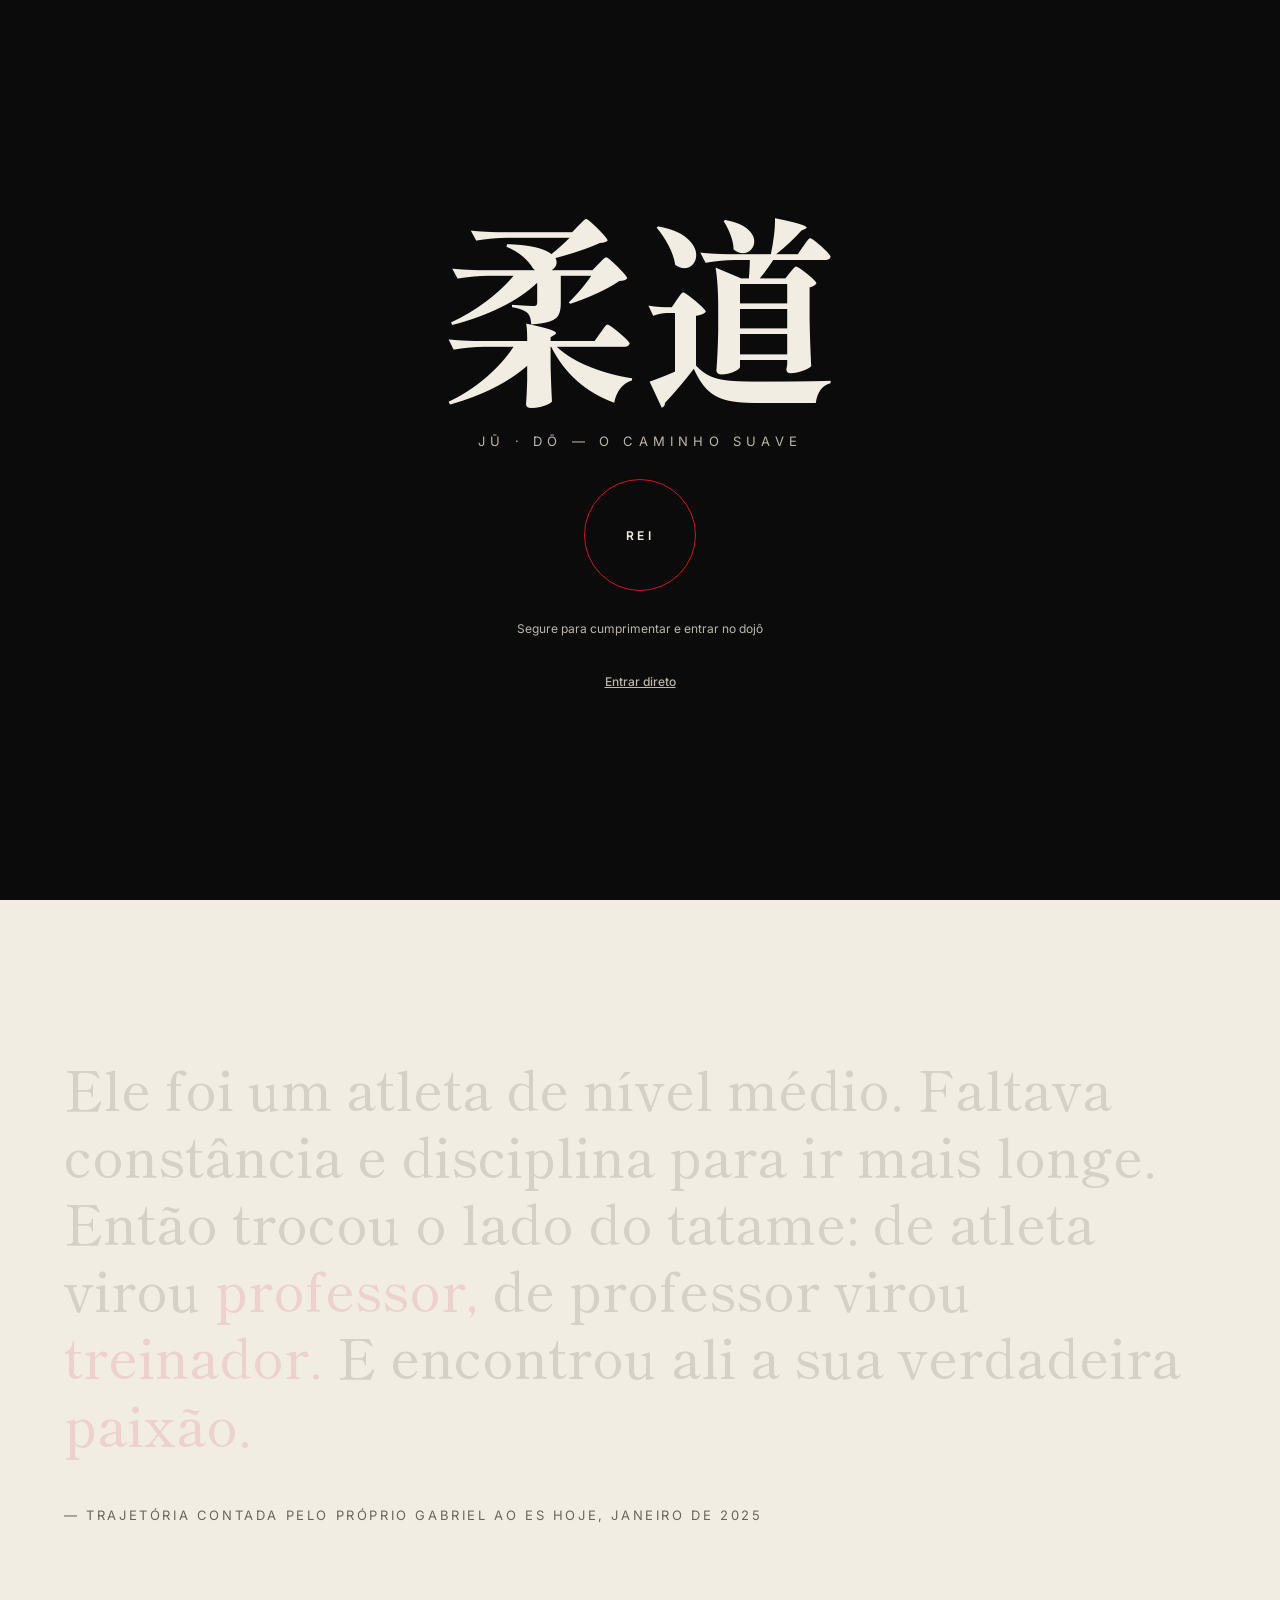
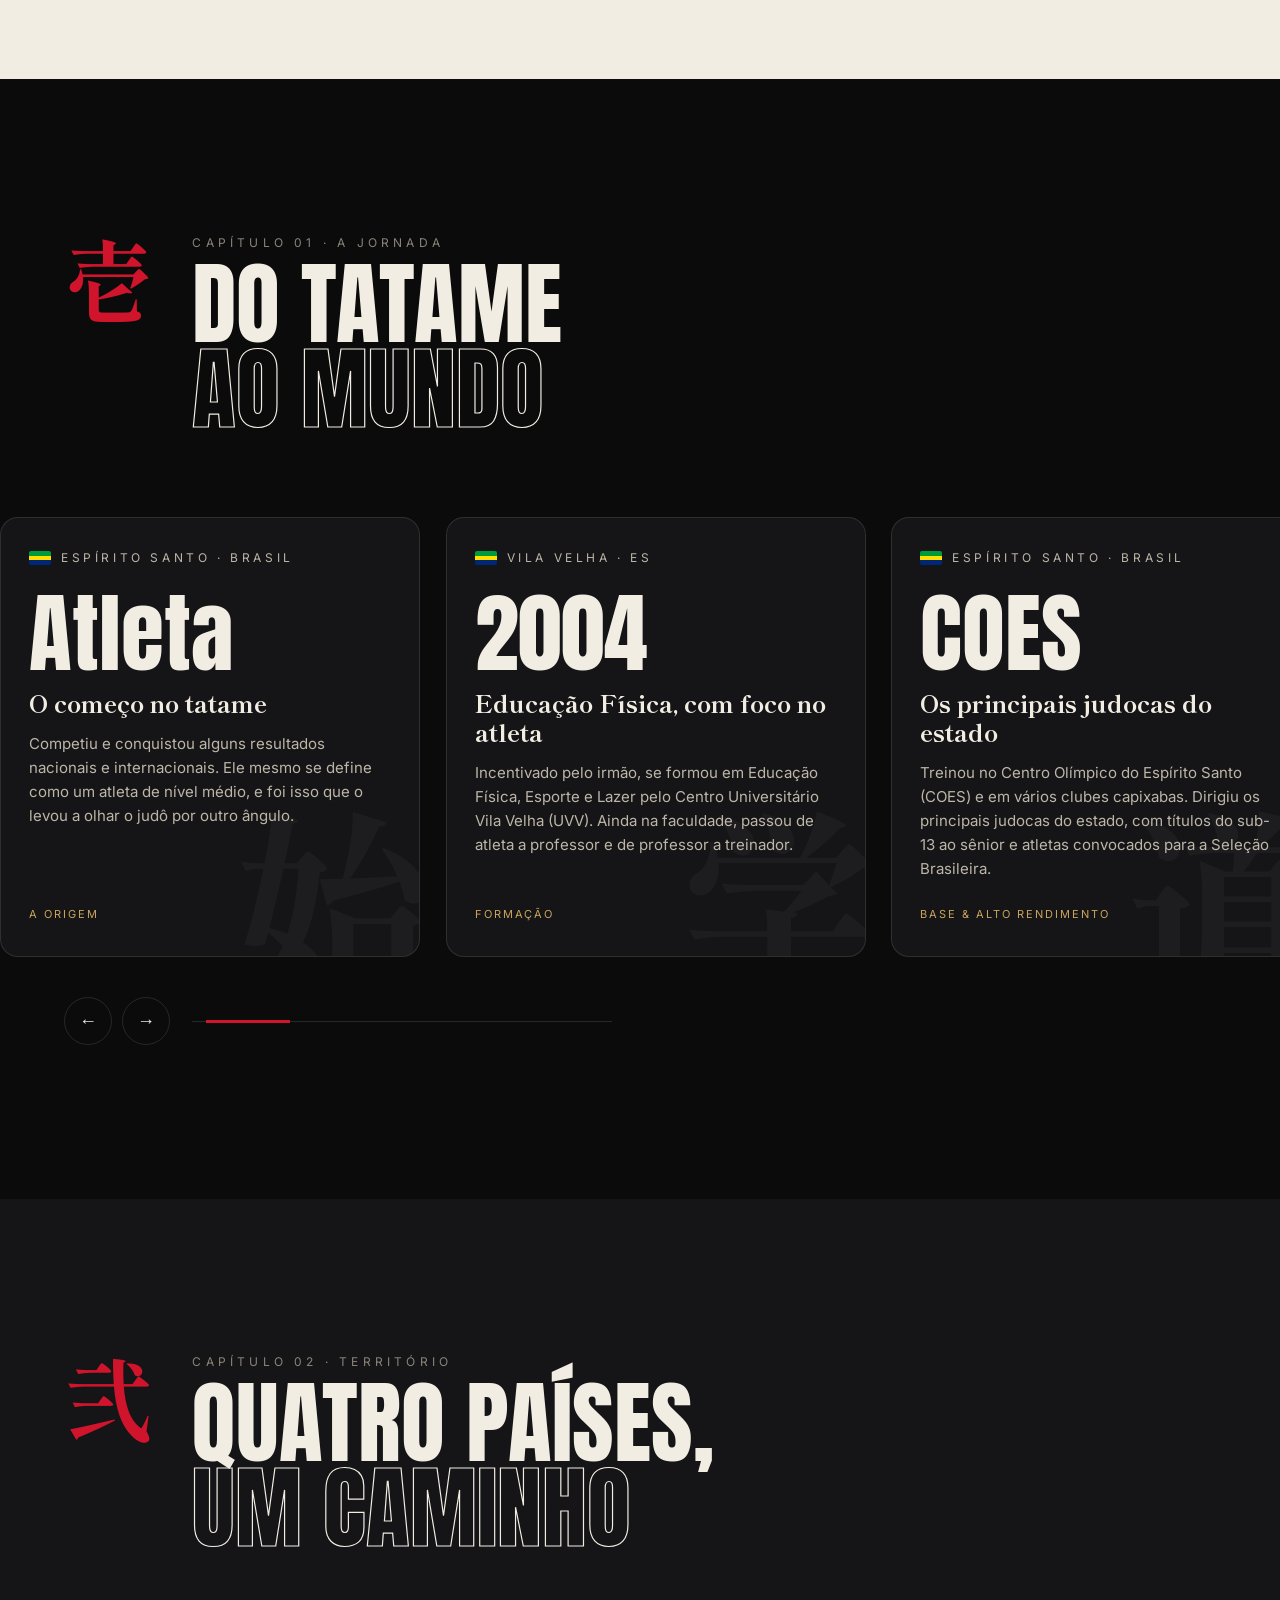
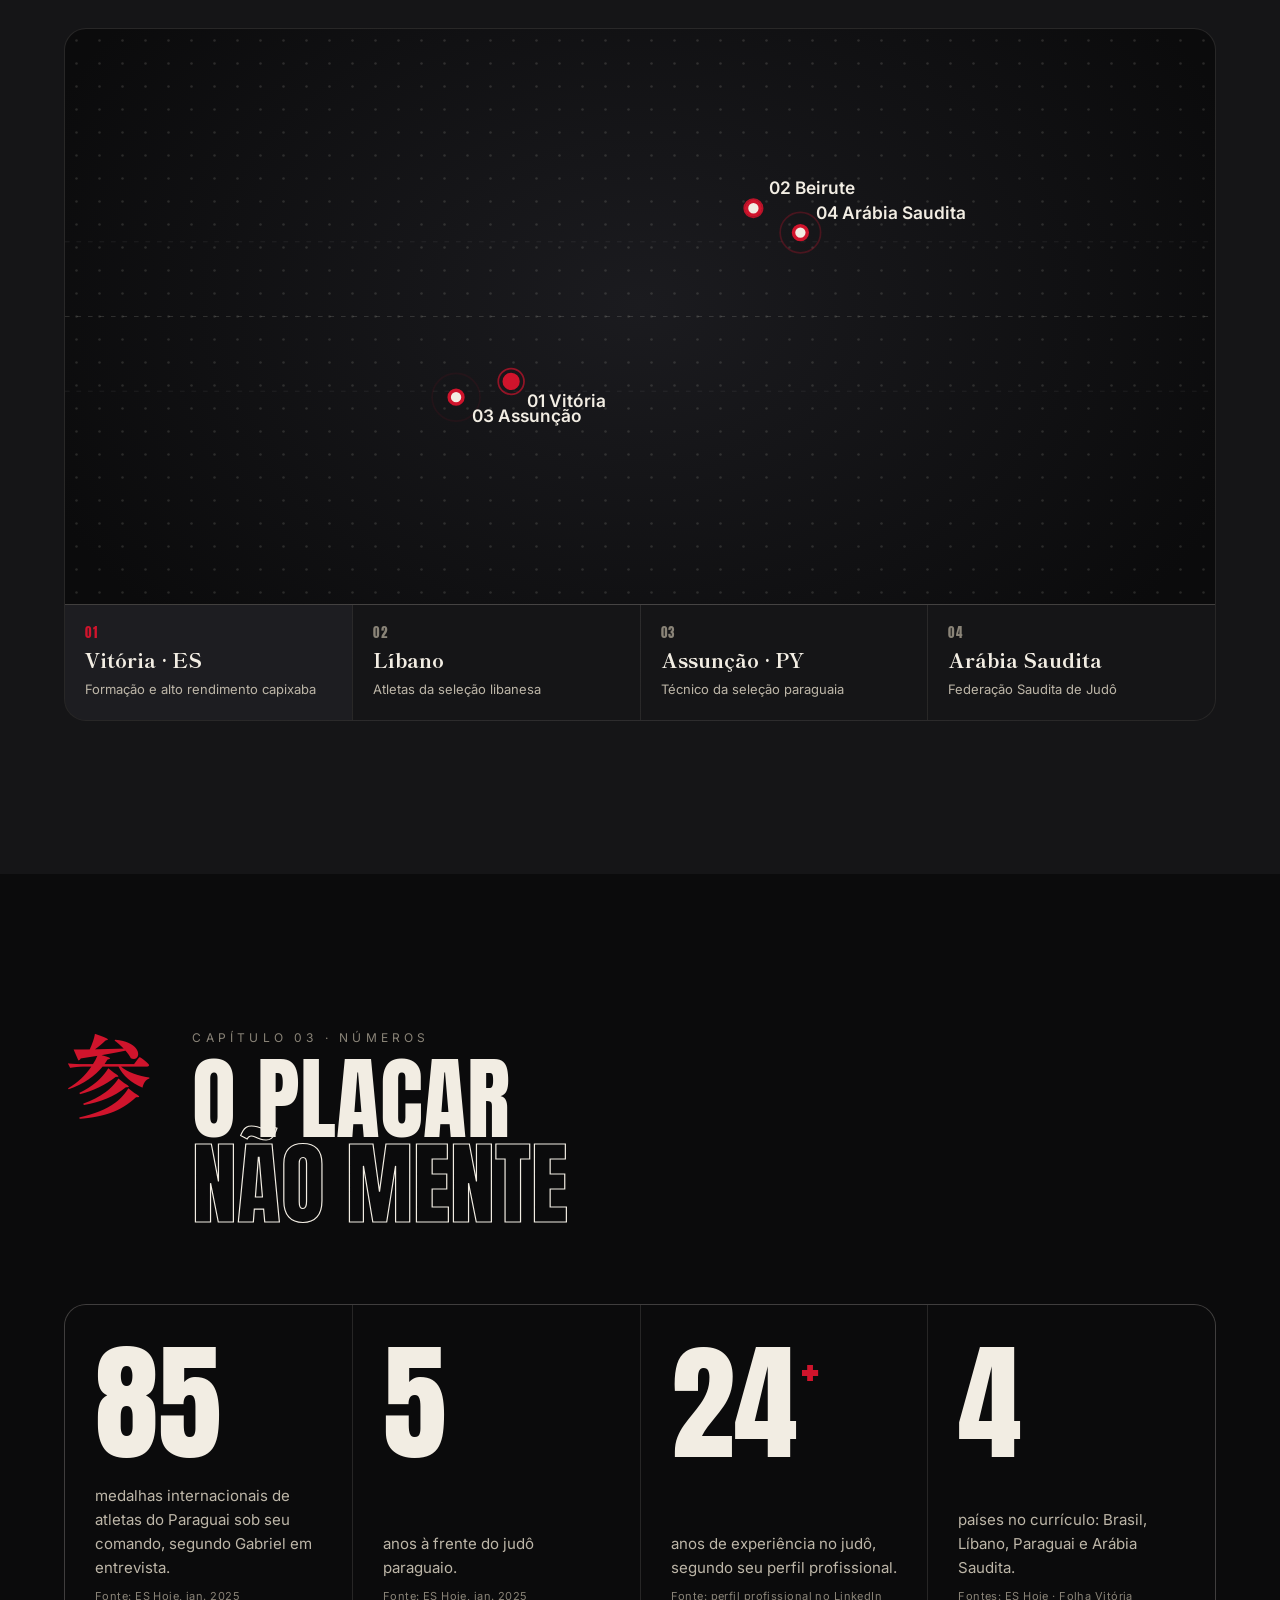
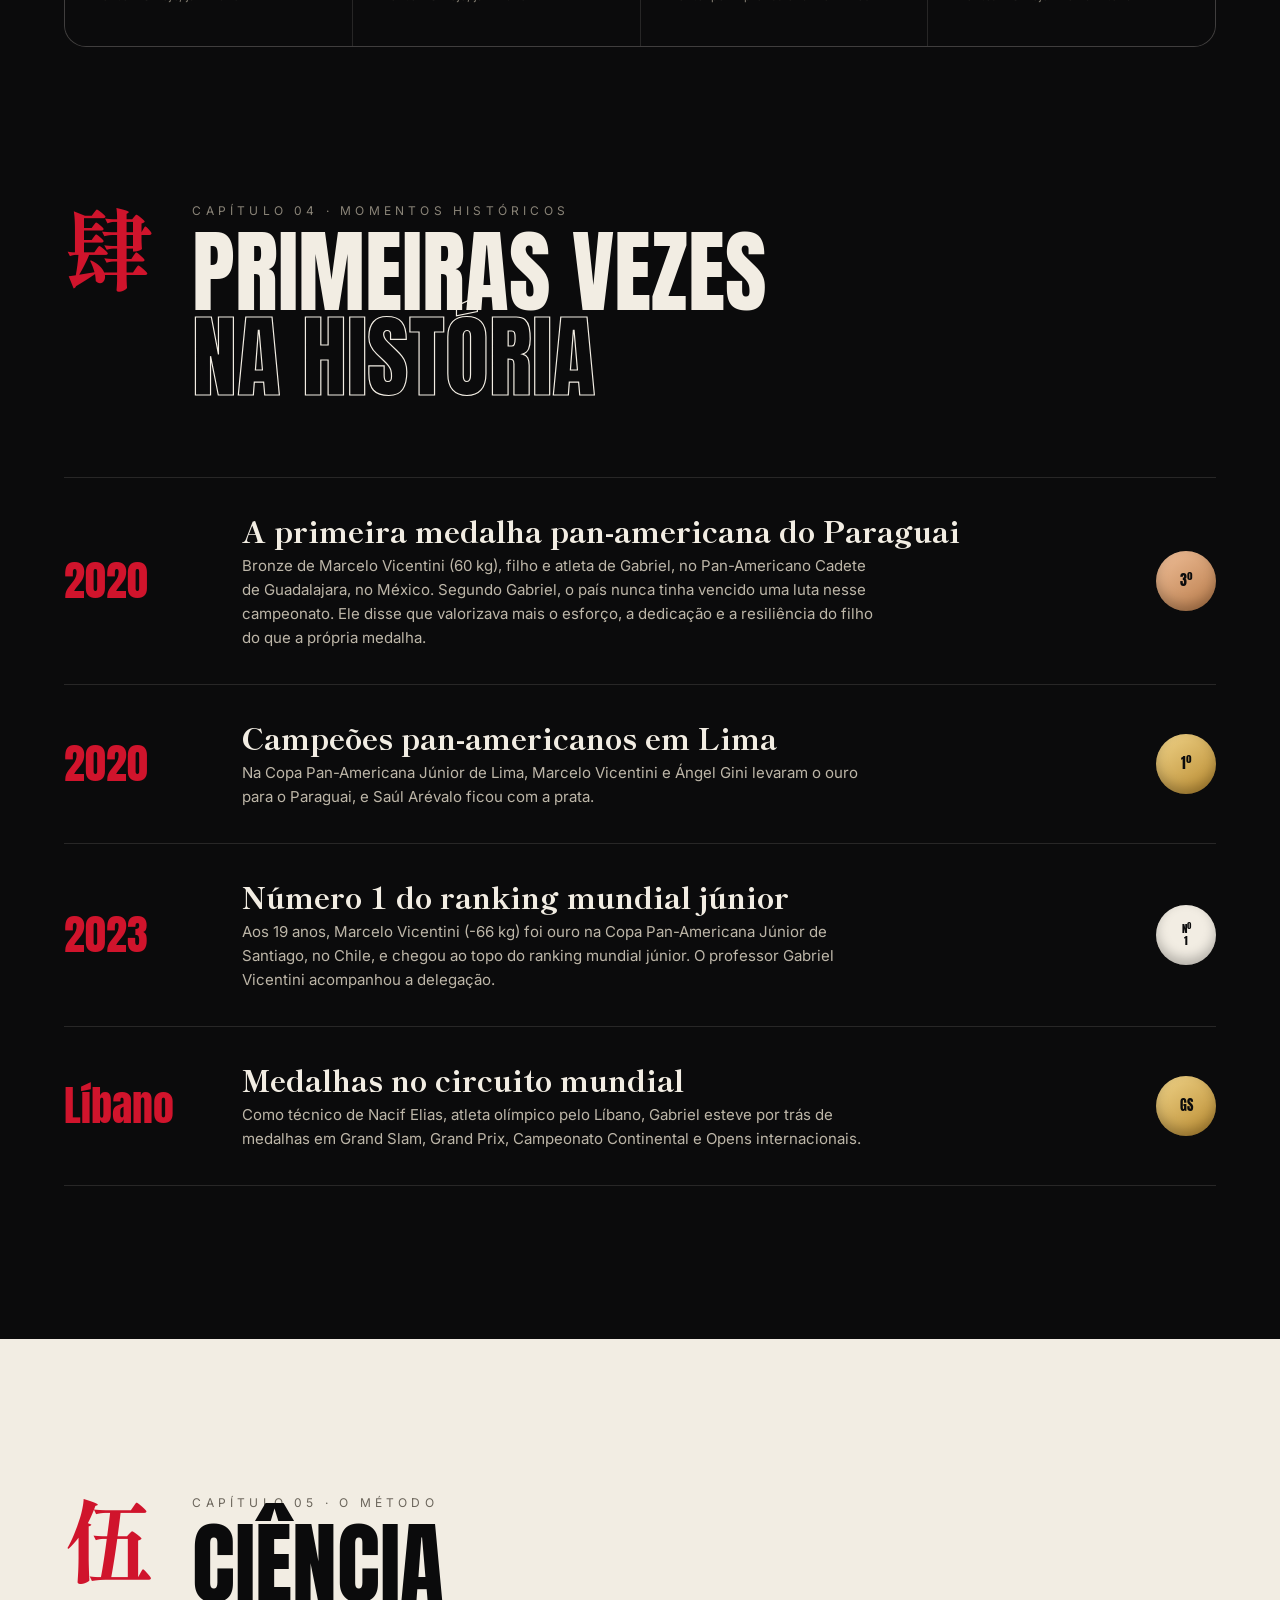
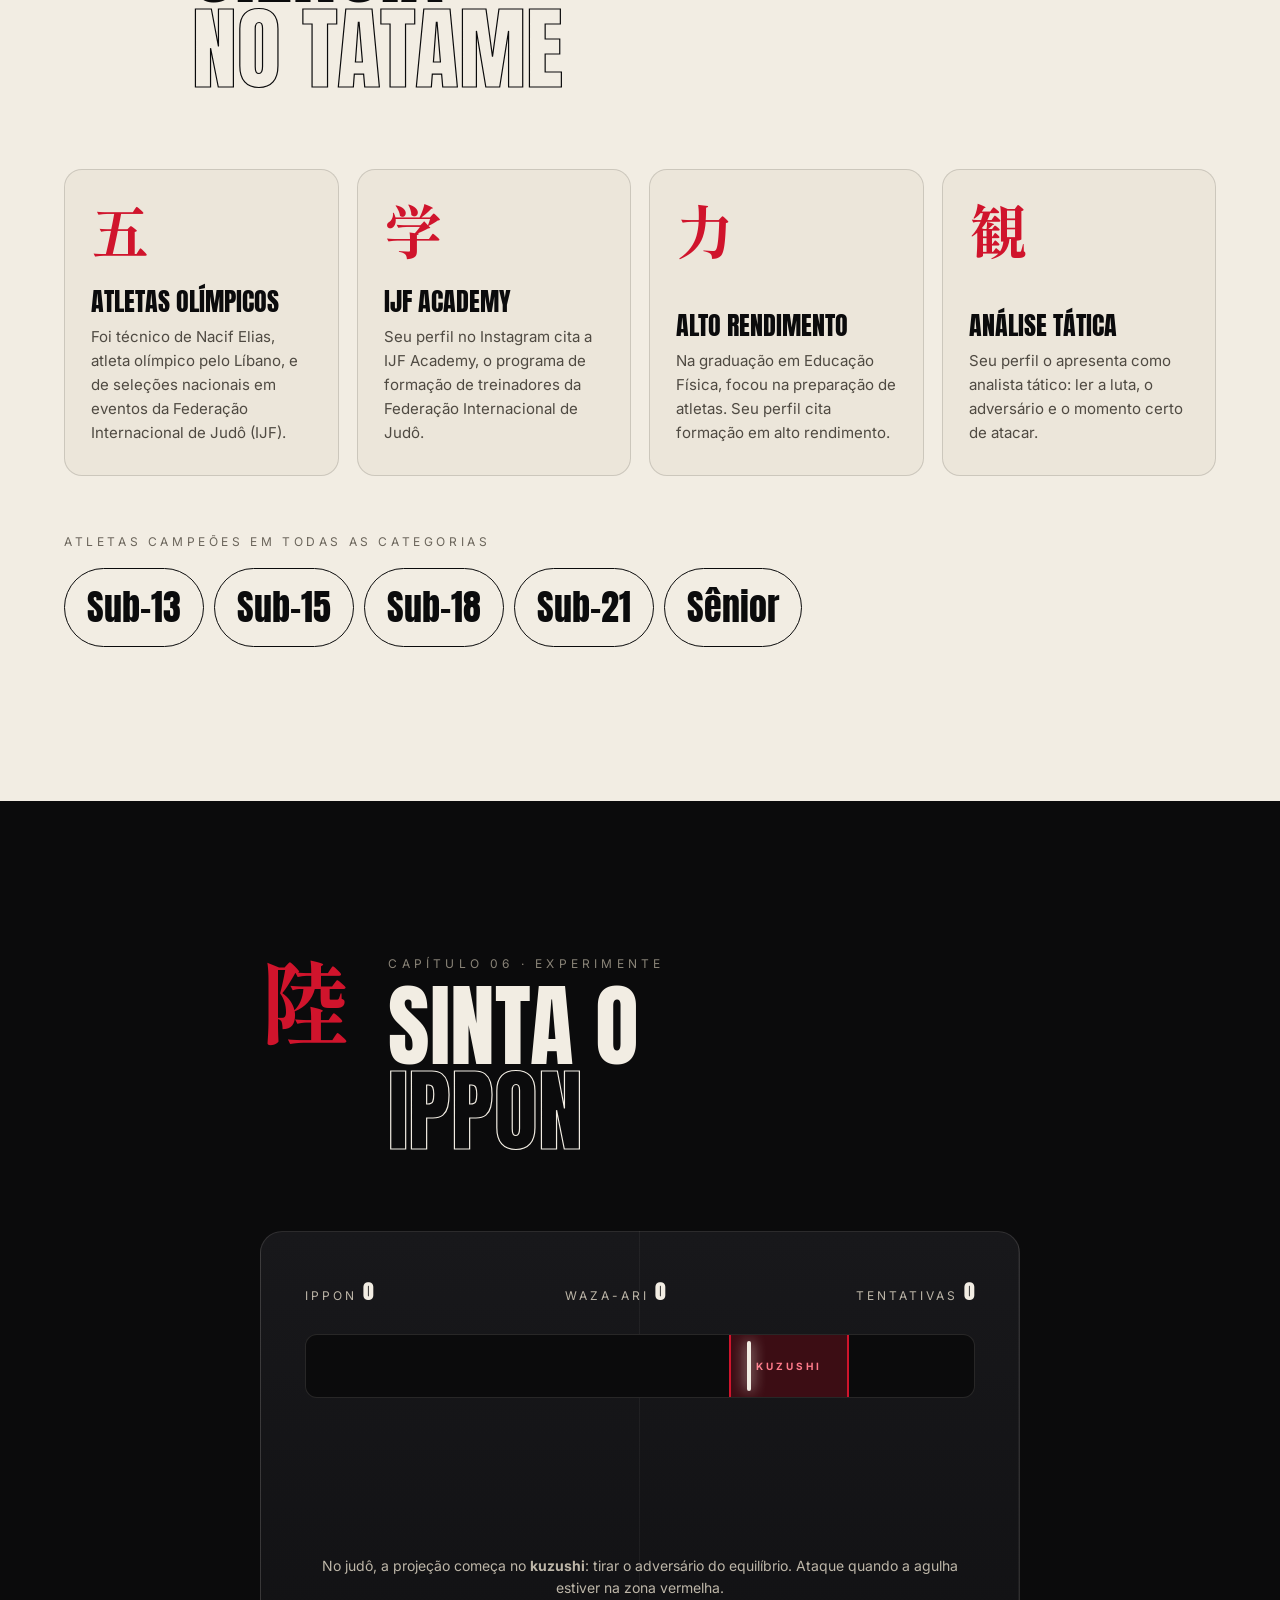
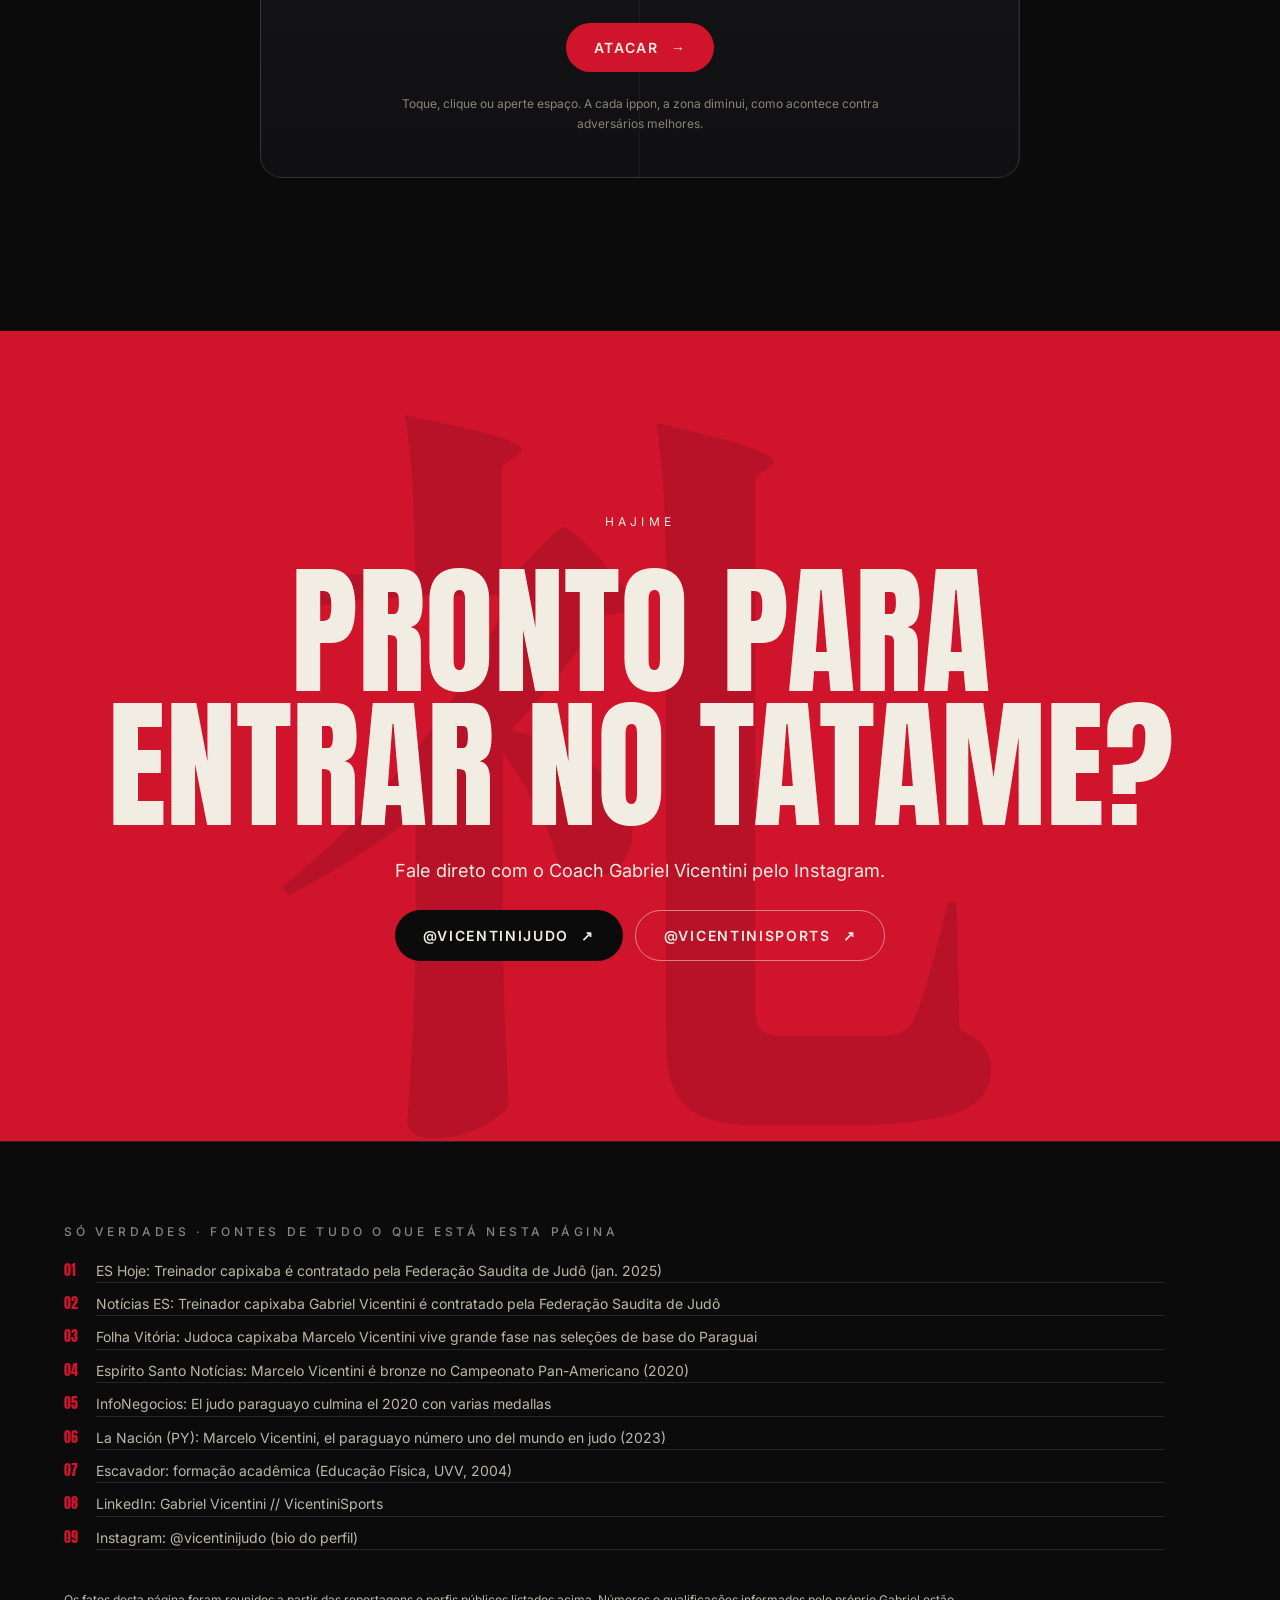
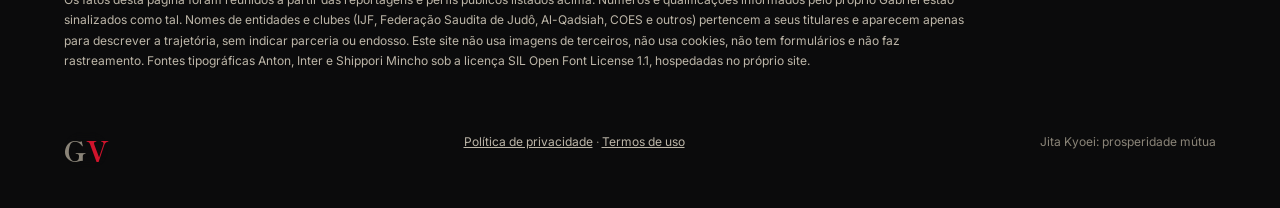
<file: index.html>
<!doctype html>
<html lang="pt-BR">
<head>
<meta charset="utf-8">
<meta name="viewport" content="width=device-width, initial-scale=1">
<title>Gabriel Vicentini · Judô</title>
<meta name="description" content="Gabriel Vicentini — treinador capixaba de judô de alto rendimento. Do Espírito Santo ao Paraguai, Líbano e Arábia Saudita.">
<!-- Protótipo: não indexar até aprovação do professor -->
<meta name="robots" content="noindex, nofollow">
<meta name="referrer" content="strict-origin-when-cross-origin">
<link rel="stylesheet" href="fonts/fonts.css">
<style>
:root{
  --ink:#0b0b0c;
  --ink-2:#151517;
  --ink-3:#222226;
  --paper:#f2ede3;
  --paper-dim:#bdb6a8;
  --muted:#8a8478;
  --red:#d0142c;
  --red-deep:#8e0c1d;
  --gold:#c9a45c;
  --line:rgba(242,237,227,.12);
  --gutter:clamp(16px,5vw,72px);
  --belt:#f2ede3;
}
*{box-sizing:border-box;margin:0;padding:0}
html{scroll-behavior:smooth;-webkit-text-size-adjust:100%}
body{background:var(--ink);color:var(--paper);font-family:Inter,system-ui,sans-serif;font-weight:400;line-height:1.6;overflow-x:hidden;cursor:default}
body.locked{overflow:hidden}
a{color:inherit}
img,svg{display:block;max-width:100%}
::selection{background:var(--red);color:var(--paper)}
:focus-visible{outline:3px solid #ff5a6e;outline-offset:3px;border-radius:4px}
.skip{position:fixed;left:16px;top:-60px;z-index:200;background:var(--paper);color:var(--ink);padding:10px 16px;border-radius:8px;font-weight:600;text-decoration:none}
.skip:focus{top:16px}
.proto{position:fixed;left:50%;top:12px;transform:translateX(-50%);z-index:85;font-size:10px;letter-spacing:.2em;text-transform:uppercase;background:var(--gold);color:var(--ink);padding:6px 12px;border-radius:99px;font-weight:700;white-space:nowrap}
.sr-only{position:absolute;width:1px;height:1px;overflow:hidden;clip:rect(0 0 0 0);white-space:nowrap}

/* grão de papel */
body::after{content:"";position:fixed;inset:0;pointer-events:none;z-index:90;opacity:.06;
  background-image:url("data:image/svg+xml,%3Csvg xmlns='http://www.w3.org/2000/svg' width='160' height='160'%3E%3Cfilter id='n'%3E%3CfeTurbulence type='fractalNoise' baseFrequency='.9' numOctaves='2'/%3E%3C/filter%3E%3Crect width='100%25' height='100%25' filter='url(%23n)'/%3E%3C/svg%3E")}

/* ---------- PORTÃO: REI ---------- */
#gate{position:fixed;inset:0;z-index:100;background:var(--ink);display:grid;place-items:center;text-align:center;padding:24px;transition:opacity 1.1s ease,visibility 1.1s}
#gate.gone{opacity:0;visibility:hidden}
.gate-inner{display:grid;gap:28px;justify-items:center}
.gate-kanji{font-family:"Shippori Mincho",serif;font-weight:800;font-size:clamp(90px,22vw,200px);line-height:1;color:var(--paper);position:relative}
.gate-kanji span{display:inline-block;opacity:0;transform:translateY(20px);animation:rise 1.2s cubic-bezier(.2,.7,.1,1) forwards}
.gate-kanji span:nth-child(2){animation-delay:.25s}
.gate-sub{font-size:13px;letter-spacing:.4em;text-transform:uppercase;color:var(--paper-dim);opacity:0;animation:fade 1s .9s forwards}
.rei-btn{position:relative;width:112px;height:112px;border-radius:50%;border:1px solid var(--line);background:transparent;color:var(--paper);cursor:pointer;font:600 12px Inter,sans-serif;letter-spacing:.3em;text-transform:uppercase;opacity:0;animation:fade 1s 1.3s forwards;transition:border-color .3s}
.rei-btn:hover,.rei-btn:focus-visible{border-color:var(--red);outline:none}
.rei-btn svg{position:absolute;inset:-1px;width:114px;height:114px;transform:rotate(-90deg)}
.rei-btn circle{fill:none;stroke:var(--red);stroke-width:2;stroke-dasharray:352;stroke-dashoffset:352}
.rei-btn.holding circle{transition:stroke-dashoffset 1.2s linear;stroke-dashoffset:0}
.gate-hint{font-size:12px;color:var(--paper-dim);opacity:0;animation:fade 1s 1.6s forwards}
.gate-skip{background:none;border:0;color:var(--paper-dim);font:500 12px Inter,sans-serif;text-decoration:underline;cursor:pointer;opacity:0;animation:fade 1s 1.8s forwards;padding:8px}
.gate-skip:hover{color:var(--paper)}
.bow{position:fixed;inset:0;pointer-events:none;display:grid;place-items:center;z-index:101}
@keyframes rise{to{opacity:1;transform:none}}
@keyframes fade{to{opacity:1}}

/* ---------- FAIXA (progresso) ---------- */
#belt{position:fixed;left:0;top:0;height:5px;width:0;background:var(--belt);z-index:80;transition:background-color .6s ease;box-shadow:0 0 18px rgba(0,0,0,.5)}
#belt-label{position:fixed;right:16px;top:14px;z-index:80;font-size:10px;letter-spacing:.3em;text-transform:uppercase;color:var(--paper-dim);background:rgba(11,11,12,.7);backdrop-filter:blur(8px);padding:6px 10px;border:1px solid var(--line);border-radius:99px;display:flex;gap:8px;align-items:center}
#belt-label i{width:18px;height:6px;border-radius:2px;background:var(--belt);display:inline-block;transition:background-color .6s}

/* ---------- NAV ---------- */
nav{position:fixed;left:16px;top:10px;z-index:80;display:flex;gap:4px;align-items:center}
.logo{font-family:"Shippori Mincho",serif;font-weight:800;font-size:22px;text-decoration:none;padding:4px 10px;background:rgba(11,11,12,.7);backdrop-filter:blur(8px);border:1px solid var(--line);border-radius:99px;line-height:1.3}
.logo b{color:var(--red)}

/* ---------- HERO ---------- */
.hero{min-height:100svh;position:relative;display:grid;align-items:end;padding:120px var(--gutter) 64px;overflow:hidden}
.hero-kanji{position:absolute;right:-4vw;top:50%;transform:translateY(-50%);font-family:"Shippori Mincho",serif;font-weight:800;font-size:clamp(220px,46vw,720px);line-height:.9;writing-mode:vertical-rl;color:transparent;-webkit-text-stroke:1px rgba(242,237,227,.14);user-select:none;pointer-events:none}
.sun{position:absolute;width:clamp(240px,40vw,560px);aspect-ratio:1;border-radius:50%;background:radial-gradient(circle at 40% 40%,var(--red),var(--red-deep) 70%);right:12vw;top:16%;filter:blur(.3px);box-shadow:0 0 120px rgba(208,20,44,.35);will-change:transform}
.hero-content{position:relative;z-index:2;max-width:1100px}
.eyebrow{font-size:12px;letter-spacing:.35em;text-transform:uppercase;color:var(--paper-dim);display:flex;align-items:center;gap:12px;margin-bottom:22px}
.eyebrow::before{content:"";width:36px;height:1px;background:var(--red)}
h1{font-family:Anton,Impact,sans-serif;font-weight:400;font-size:clamp(64px,14vw,210px);line-height:.86;letter-spacing:-.01em;text-transform:uppercase}
h1 .line{display:block;overflow:hidden}
h1 .line span{display:block;transform:translateY(105%);transition:transform 1.2s cubic-bezier(.2,.7,.1,1)}
.ready h1 .line span{transform:none}
.ready h1 .line:nth-child(2) span{transition-delay:.12s}
h1 .outline{color:transparent;-webkit-text-stroke:1.5px var(--paper)}
.hero-lede{margin-top:28px;max-width:560px;font-size:clamp(16px,1.6vw,19px);color:var(--paper-dim);font-weight:300}
.hero-lede strong{color:var(--paper);font-weight:500}
.hero-meta{margin-top:40px;display:flex;flex-wrap:wrap;gap:10px}
.chip{font-size:12px;letter-spacing:.08em;padding:8px 14px;border:1px solid var(--line);border-radius:99px;color:var(--paper-dim);display:inline-flex;gap:8px;align-items:center}
.chip .dot{width:6px;height:6px;border-radius:50%;background:var(--red)}
.scroll-cue{position:absolute;left:50%;bottom:18px;transform:translateX(-50%);font-size:10px;letter-spacing:.35em;text-transform:uppercase;color:var(--muted);display:grid;justify-items:center;gap:8px;z-index:2}
.scroll-cue::after{content:"";width:1px;height:40px;background:linear-gradient(var(--paper),transparent);animation:cue 2s infinite}
@keyframes cue{0%{transform:scaleY(0);transform-origin:top}50%{transform:scaleY(1);transform-origin:top}51%{transform-origin:bottom}100%{transform:scaleY(0);transform-origin:bottom}}

/* ---------- SEÇÕES ---------- */
section{position:relative;padding:clamp(80px,12vw,160px) var(--gutter)}
.sec-head{display:grid;grid-template-columns:auto 1fr;gap:clamp(16px,3vw,40px);align-items:start;margin-bottom:clamp(40px,6vw,80px);max-width:1200px}
.sec-num{font-family:"Shippori Mincho",serif;font-weight:800;font-size:clamp(48px,7vw,96px);line-height:1;color:var(--red)}
.sec-kicker{font-size:12px;letter-spacing:.35em;text-transform:uppercase;color:var(--muted);margin-bottom:10px}
h2{font-family:Anton,Impact,sans-serif;font-weight:400;font-size:clamp(40px,7vw,96px);line-height:.95;text-transform:uppercase}
h2 em{font-style:normal;color:transparent;-webkit-text-stroke:1.2px var(--paper)}
.reveal{opacity:0;transform:translateY(40px);transition:opacity 1s ease,transform 1s cubic-bezier(.2,.7,.1,1)}
.reveal.in{opacity:1;transform:none}

/* ---------- MANIFESTO ---------- */
.manifesto{background:var(--paper);color:var(--ink)}
.manifesto p.big{font-family:"Shippori Mincho",serif;font-weight:500;font-size:clamp(26px,4.2vw,58px);line-height:1.25;max-width:1150px}
.manifesto .word{opacity:.12;transition:opacity .4s}
.manifesto .word.on{opacity:1}
.manifesto .word.red{color:var(--red)}
.manifesto .sig{margin-top:48px;font-size:13px;letter-spacing:.2em;text-transform:uppercase;color:#6b655b}

/* ---------- JORNADA (timeline horizontal) ---------- */
.journey{padding-left:0;padding-right:0}
.journey .sec-head{padding:0 var(--gutter)}
.track-wrap{position:relative}
.track{display:flex;gap:clamp(16px,2vw,28px);overflow-x:auto;scroll-snap-type:x mandatory;padding:8px var(--gutter) 40px;scrollbar-width:none;cursor:grab}
.track::-webkit-scrollbar{display:none}
.track.drag{cursor:grabbing;scroll-snap-type:none}
.card{scroll-snap-align:start;flex:0 0 min(84vw,420px);background:var(--ink-2);border:1px solid var(--line);border-radius:18px;padding:30px 28px 32px;position:relative;overflow:hidden;min-height:440px;display:flex;flex-direction:column;transition:transform .5s cubic-bezier(.2,.7,.1,1),border-color .4s;user-select:none}
.card:hover{transform:translateY(-6px);border-color:rgba(208,20,44,.6)}
.card .flag{font-size:12px;letter-spacing:.3em;text-transform:uppercase;color:var(--paper-dim);display:flex;align-items:center;gap:10px}
.card .flag b{width:22px;height:14px;border-radius:2px;display:inline-block;flex:none}
.card .year{font-family:Anton,sans-serif;font-size:clamp(56px,8vw,88px);line-height:1;margin:22px 0 12px;color:var(--paper)}
.card h3{font-family:"Shippori Mincho",serif;font-weight:800;font-size:24px;line-height:1.2;margin-bottom:14px}
.card p{color:var(--paper-dim);font-size:15px}
.card .tag{margin-top:auto;padding-top:22px;font-size:11px;letter-spacing:.18em;text-transform:uppercase;color:var(--gold)}
.card .bg{position:absolute;right:-14px;bottom:-40px;font-family:"Shippori Mincho",serif;font-weight:800;font-size:200px;line-height:1;color:rgba(242,237,227,.035);pointer-events:none}
.track-ctrl{display:flex;gap:10px;padding:0 var(--gutter);align-items:center}
.track-ctrl button{width:48px;height:48px;border-radius:50%;border:1px solid var(--line);background:transparent;color:var(--paper);cursor:pointer;font-size:18px;transition:background .3s,border-color .3s}
.track-ctrl button:hover{background:var(--red);border-color:var(--red)}
.track-ctrl .bar{flex:1;height:1px;background:var(--line);position:relative;margin-left:12px;max-width:420px}
.track-ctrl .bar i{position:absolute;left:0;top:-1px;height:3px;width:20%;background:var(--red);transition:left .2s}

/* ---------- MAPA ---------- */
.map-sec{background:var(--ink-2)}
.map-box{position:relative;border:1px solid var(--line);border-radius:22px;overflow:hidden;background:radial-gradient(ellipse at 50% 40%,#1b1b1f,var(--ink) 80%);max-width:1300px}
#map{width:100%;height:auto;aspect-ratio:2/1}
.map-legend{display:grid;grid-template-columns:repeat(auto-fit,minmax(200px,1fr));gap:1px;background:var(--line);border-top:1px solid var(--line)}
.map-legend button{background:var(--ink-2);border:0;color:var(--paper);text-align:left;padding:18px 20px;cursor:pointer;font:inherit;transition:background .3s}
.map-legend button:hover,.map-legend button.active{background:#1d1d21}
.map-legend button.active .ln{color:var(--red)}
.map-legend .ln{font-family:Anton,sans-serif;font-size:13px;letter-spacing:.15em;color:var(--muted);display:block;transition:color .3s}
.map-legend strong{display:block;font-family:"Shippori Mincho",serif;font-size:20px;font-weight:800}
.map-legend small{color:var(--paper-dim);font-size:13px}

/* ---------- NÚMEROS ---------- */
.stats{display:grid;grid-template-columns:repeat(auto-fit,minmax(240px,1fr));gap:1px;background:var(--line);border:1px solid var(--line);border-radius:22px;overflow:hidden;max-width:1300px}
.stat{background:var(--ink);padding:40px 30px;min-height:260px;display:flex;flex-direction:column;position:relative;overflow:hidden}
.stat .n{font-family:Anton,sans-serif;font-size:clamp(80px,10vw,140px);line-height:.9;color:var(--paper)}
.stat .n sup{font-size:.4em;color:var(--red);vertical-align:top;margin-left:4px}
.stat .l{margin-top:auto;padding-top:24px;color:var(--paper-dim);font-size:15px;max-width:260px}
.stat .src{font-size:11px;color:var(--muted);margin-top:8px;letter-spacing:.04em}
.stat:hover{background:#121214}

/* ---------- HISTÓRICO ---------- */
.moments{display:grid;gap:0;max-width:1200px;border-top:1px solid var(--line)}
.moment{display:grid;grid-template-columns:140px 1fr auto;gap:clamp(16px,3vw,48px);padding:34px 0;border-bottom:1px solid var(--line);align-items:center;position:relative;cursor:default}
.moment::before{content:"";position:absolute;left:0;top:0;bottom:0;width:0;background:linear-gradient(90deg,rgba(208,20,44,.18),transparent);transition:width .6s cubic-bezier(.2,.7,.1,1);z-index:-1}
.moment:hover::before{width:100%}
.moment .y{font-family:Anton,sans-serif;font-size:42px;line-height:1;color:var(--red)}
.moment h3{font-family:"Shippori Mincho",serif;font-weight:800;font-size:clamp(20px,2.4vw,30px);line-height:1.2}
.moment p{color:var(--paper-dim);font-size:15px;margin-top:6px;max-width:640px}
.medal{width:60px;height:60px;border-radius:50%;display:grid;place-items:center;font-family:Anton,sans-serif;font-size:14px;color:var(--ink);flex:none;box-shadow:inset 0 -6px 12px rgba(0,0,0,.25)}
.medal.gold{background:linear-gradient(145deg,#f0d48a,#b8892e)}
.medal.bronze{background:linear-gradient(145deg,#f0c09a,#b87a48)}
.medal.star{background:var(--paper);font-size:11px;text-align:center;line-height:1.05}

/* ---------- MÉTODO ---------- */
.method{background:var(--paper);color:var(--ink)}
.method h2 em{-webkit-text-stroke-color:var(--ink)}
.method .sec-kicker{color:#6b655b}
.pillars{display:grid;grid-template-columns:repeat(auto-fit,minmax(250px,1fr));gap:18px;max-width:1300px}
.pillar{border:1px solid rgba(11,11,12,.14);border-radius:18px;padding:30px 26px;min-height:300px;display:flex;flex-direction:column;background:#ece6da;transition:background .4s,color .4s,transform .4s;position:relative;overflow:hidden}
.pillar:hover{background:var(--ink);color:var(--paper);transform:translateY(-4px)}
.pillar:hover p{color:var(--paper-dim)}
.pillar .k{font-family:"Shippori Mincho",serif;font-weight:800;font-size:58px;line-height:1;color:var(--red)}
.pillar h3{font-family:Anton,sans-serif;font-weight:400;font-size:26px;text-transform:uppercase;margin:auto 0 10px;padding-top:30px;line-height:1.05}
.pillar p{color:#4f4a42;font-size:15px;transition:color .4s}
.cats{margin-top:56px;max-width:1300px}
.cats-title{font-size:12px;letter-spacing:.3em;text-transform:uppercase;color:#6b655b;margin-bottom:16px}
.cats-row{display:flex;flex-wrap:wrap;gap:10px}
.cats-row span{font-family:Anton,sans-serif;font-size:clamp(22px,3vw,36px);padding:10px 22px;border:1.5px solid var(--ink);border-radius:99px;transition:background .3s,color .3s}
.cats-row span:hover{background:var(--red);border-color:var(--red);color:var(--paper)}

/* ---------- IPPON (jogo) ---------- */
.dojo{text-align:center;overflow:hidden}
.dojo .sec-head{margin-left:auto;margin-right:auto;text-align:left}
.game{max-width:760px;margin:0 auto;border:1px solid var(--line);border-radius:22px;padding:clamp(24px,4vw,44px);background:
  repeating-linear-gradient(90deg,transparent 0 calc(50% - 1px),rgba(242,237,227,.05) calc(50% - 1px) 50%),
  linear-gradient(#18181b,#101012)}
.game-score{display:flex;justify-content:space-between;font-size:12px;letter-spacing:.25em;text-transform:uppercase;color:var(--paper-dim);margin-bottom:26px;gap:12px;flex-wrap:wrap}
.game-score b{color:var(--paper);font-family:Anton,sans-serif;font-size:20px;letter-spacing:.05em;margin-left:6px}
.meter{position:relative;height:64px;border-radius:12px;background:#0b0b0c;border:1px solid var(--line);overflow:hidden}
.zone{position:absolute;top:0;bottom:0;background:rgba(208,20,44,.25);border-left:2px solid var(--red);border-right:2px solid var(--red)}
.zone::after{content:"KUZUSHI";position:absolute;top:50%;left:50%;transform:translate(-50%,-50%);font-size:10px;letter-spacing:.3em;color:#ff7a8a;font-weight:700}
.needle{position:absolute;top:6px;bottom:6px;width:4px;border-radius:4px;background:var(--paper);box-shadow:0 0 14px var(--paper);left:0}
.verdict{font-family:Anton,sans-serif;font-size:clamp(48px,10vw,110px);line-height:1;height:1.1em;margin:28px 0 8px;text-transform:uppercase;letter-spacing:.02em}
.verdict.ippon{color:var(--red);animation:slam .5s cubic-bezier(.2,1.6,.4,1)}
.verdict.waza{color:var(--gold);animation:slam .5s cubic-bezier(.2,1.6,.4,1)}
.verdict.miss{color:var(--muted)}
@keyframes slam{from{transform:scale(1.8);opacity:0}to{transform:none;opacity:1}}
.game-help{color:var(--paper-dim);font-size:14px;margin-bottom:24px;min-height:1.6em}
.btn{display:inline-flex;align-items:center;gap:12px;padding:16px 28px;border-radius:99px;background:var(--red);color:var(--paper);border:0;font:600 14px Inter,sans-serif;letter-spacing:.12em;text-transform:uppercase;cursor:pointer;text-decoration:none;transition:transform .3s,background .3s}
.btn:hover{transform:translateY(-2px);background:#e2213a}
.btn.ghost{background:transparent;border:1px solid var(--line)}
.btn.ghost:hover{border-color:var(--paper);background:transparent}
.game-note{margin-top:22px;font-size:12px;color:var(--muted);max-width:520px;margin-left:auto;margin-right:auto}

/* ---------- CTA ---------- */
.cta{min-height:90svh;display:grid;place-items:center;text-align:center;overflow:hidden;background:var(--red)}
.cta-bg{position:absolute;inset:0;display:grid;place-items:center;font-family:"Shippori Mincho",serif;font-weight:800;font-size:clamp(260px,60vw,900px);color:rgba(0,0,0,.12);line-height:1;pointer-events:none;user-select:none}
.cta-inner{position:relative;z-index:2;display:grid;gap:24px;justify-items:center}
.cta h2{font-size:clamp(52px,11vw,170px)}
.cta p{max-width:540px;font-size:18px;color:var(--paper)}
.cta .btn{background:var(--ink)}
.cta .btn:hover{background:#000}
.cta .btn.ghost{background:transparent;border-color:rgba(242,237,227,.5)}
.cta-row{display:flex;gap:12px;flex-wrap:wrap;justify-content:center}

/* ---------- FONTES / FOOTER ---------- */
footer{padding:80px var(--gutter) 40px;border-top:1px solid var(--line)}
.sources{max-width:1100px}
.sources h3{font-size:12px;letter-spacing:.3em;text-transform:uppercase;color:var(--muted);margin-bottom:18px;font-weight:500}
.sources ol{list-style:none;display:grid;gap:10px;counter-reset:s}
.sources li{counter-increment:s;display:grid;grid-template-columns:32px 1fr;font-size:14px;color:var(--paper-dim)}
.sources li::before{content:counter(s,decimal-leading-zero);color:var(--red);font-family:Anton,sans-serif}
.sources a{text-decoration:none;border-bottom:1px solid var(--line);transition:border-color .3s,color .3s}
.sources a:hover{color:var(--paper);border-color:var(--red)}
.foot{margin-top:60px;display:flex;justify-content:space-between;flex-wrap:wrap;gap:16px;font-size:12px;color:var(--muted)}
.foot .logo{background:none;border:0;padding:0;font-size:28px}
.foot a{color:var(--paper-dim)}
.legal-note{margin-top:40px;font-size:12px;color:var(--paper-dim);max-width:900px;line-height:1.7}

/* cursor de tinta (desktop) */
#ink{position:fixed;left:0;top:0;width:14px;height:14px;border-radius:50%;background:var(--red);pointer-events:none;z-index:95;transform:translate(-50%,-50%);mix-blend-mode:screen;transition:width .25s,height .25s,opacity .3s;opacity:0}
#ink.big{width:54px;height:54px;opacity:.5}
@media (hover:none){#ink{display:none}}

@media (max-width:720px){
  .moment{grid-template-columns:1fr auto;gap:10px 16px}
  .moment .y{grid-column:1/-1;font-size:32px}
  .sun{right:-20vw;top:12%}
  .hero-kanji{right:-14vw;opacity:.7}
  #belt-label{top:auto;bottom:14px;right:16px}
  .sec-head{grid-template-columns:1fr}
}
@media (prefers-reduced-motion:reduce){
  *,*::before,*::after{animation-duration:.01ms!important;transition-duration:.01ms!important;scroll-behavior:auto!important}
  .reveal{opacity:1;transform:none}
  .manifesto .word{opacity:1}
}
</style>
</head>
<body class="locked">

<!-- PORTÃO -->
<div id="gate" role="dialog" aria-modal="true" aria-label="Entrada">
  <div class="gate-inner">
    <div class="gate-kanji" aria-hidden="true" lang="ja"><span>柔</span><span>道</span></div>
    <div class="gate-sub">Jū · Dō — o caminho suave</div>
    <button class="rei-btn" id="rei" aria-label="Segure para fazer o rei e entrar" autofocus>
      <svg viewBox="0 0 114 114" aria-hidden="true"><circle cx="57" cy="57" r="56"/></svg>
      Rei
    </button>
    <div class="gate-hint">Segure para cumprimentar e entrar no dojô</div>
    <button class="gate-skip" id="skipGate">Entrar direto</button>
  </div>
</div>

<a class="skip" href="#conteudo" inert>Pular para o conteúdo</a>
<div class="proto" role="note">Protótipo · não é o site oficial</div>

<div id="belt"></div>
<div id="belt-label" aria-hidden="true"><i></i><span>Faixa branca</span></div>
<div id="ink" aria-hidden="true"></div>

<nav aria-label="Principal" inert><a class="logo" href="#top" aria-label="Início">G<b>V</b></a></nav>

<main id="top" inert>

<!-- HERO -->
<header class="hero">
  <div class="sun" id="sun" aria-hidden="true"></div>
  <div class="hero-kanji" aria-hidden="true" lang="ja">柔道</div>
  <div class="hero-content" id="conteudo" tabindex="-1">
    <div class="eyebrow">Treinador de judô de alto rendimento</div>
    <h1>
      <span class="line"><span>Gabriel</span></span>
      <span class="line"><span class="outline">Vicentini</span></span>
    </h1>
    <p class="hero-lede">Capixaba, formado em Educação Física e com uma vida no tatame. Levou atletas do <strong>Espírito Santo</strong> ao circuito mundial, conduziu o <strong>Paraguai</strong> a resultados inéditos e hoje trabalha na <strong>Arábia Saudita</strong>.</p>
    <div class="hero-meta">
      <span class="chip"><span class="dot"></span>Brasil</span>
      <span class="chip"><span class="dot"></span>Líbano</span>
      <span class="chip"><span class="dot"></span>Paraguai</span>
      <span class="chip"><span class="dot"></span>Arábia Saudita</span>
    </div>
  </div>
  <div class="scroll-cue">Role</div>
</header>

<!-- MANIFESTO -->
<section class="manifesto" id="manifesto">
  <p class="big" id="mword">Ele foi um atleta de nível médio. Faltava constância e disciplina para ir mais longe. Então trocou o lado do tatame: de atleta virou professor, de professor virou treinador. E encontrou ali a sua verdadeira paixão.</p>
  <p class="sig">— Trajetória contada pelo próprio Gabriel ao ES Hoje, janeiro de 2025</p>
</section>

<!-- JORNADA -->
<section class="journey" id="jornada">
  <div class="sec-head reveal">
    <div class="sec-num" aria-hidden="true" lang="ja">壱</div>
    <div>
      <div class="sec-kicker">Capítulo 01 · A jornada</div>
      <h2>Do tatame<br><em>ao mundo</em></h2>
    </div>
  </div>
  <div class="track-wrap">
    <div class="track" id="track" tabindex="0" role="region" aria-label="Linha do tempo: use as setas para rolar">
      <article class="card">
        <div class="flag"><b style="background:linear-gradient(#009c3b 0 33%,#ffdf00 33% 66%,#002776 66%)"></b>Espírito Santo · Brasil</div>
        <div class="year">Atleta</div>
        <h3>O começo no tatame</h3>
        <p>Competiu e conquistou alguns resultados nacionais e internacionais. Ele mesmo se define como um atleta de nível médio, e foi isso que o levou a olhar o judô por outro ângulo.</p>
        <div class="tag">A origem</div>
        <div class="bg" aria-hidden="true" lang="ja">始</div>
      </article>
      <article class="card">
        <div class="flag"><b style="background:linear-gradient(#009c3b 0 33%,#ffdf00 33% 66%,#002776 66%)"></b>Vila Velha · ES</div>
        <div class="year">2004</div>
        <h3>Educação Física, com foco no atleta</h3>
        <p>Incentivado pelo irmão, se formou em Educação Física, Esporte e Lazer pelo Centro Universitário Vila Velha (UVV). Ainda na faculdade, passou de atleta a professor e de professor a treinador.</p>
        <div class="tag">Formação</div>
        <div class="bg" aria-hidden="true" lang="ja">学</div>
      </article>
      <article class="card">
        <div class="flag"><b style="background:linear-gradient(#009c3b 0 33%,#ffdf00 33% 66%,#002776 66%)"></b>Espírito Santo · Brasil</div>
        <div class="year">COES</div>
        <h3>Os principais judocas do estado</h3>
        <p>Treinou no Centro Olímpico do Espírito Santo (COES) e em vários clubes capixabas. Dirigiu os principais judocas do estado, com títulos do sub-13 ao sênior e atletas convocados para a Seleção Brasileira.</p>
        <div class="tag">Base &amp; alto rendimento</div>
        <div class="bg" aria-hidden="true" lang="ja">道</div>
      </article>
      <article class="card">
        <div class="flag"><b style="background:linear-gradient(#ed1c24 0 25%,#fff 25% 75%,#ed1c24 75%)"></b>Líbano</div>
        <div class="year">Olímpico</div>
        <h3>Técnico de atletas da seleção libanesa</h3>
        <p>Treinou o atleta olímpico Nacif Elias, nascido em Vitória, e a judoca Amanda Dutra, ambos da seleção do Líbano. Com ele, Nacif conquistou medalhas em Grand Slam, Grand Prix e Campeonato Continental.</p>
        <div class="tag">Circuito mundial</div>
        <div class="bg" aria-hidden="true" lang="ja">勝</div>
      </article>
      <article class="card">
        <div class="flag"><b style="background:linear-gradient(#d52b1e 0 33%,#fff 33% 66%,#0038a8 66%)"></b>Paraguai</div>
        <div class="year">5 anos</div>
        <h3>Técnico da seleção paraguaia</h3>
        <p>Mudou-se para o Paraguai para assumir a seleção. Segundo ele, o país nunca tinha ganhado medalha em eventos oficiais da Federação Internacional de Judô. Em cinco anos, foram 87 medalhas internacionais.</p>
        <div class="tag">Resultado inédito</div>
        <div class="bg" aria-hidden="true" lang="ja">史</div>
      </article>
      <article class="card">
        <div class="flag"><b style="background:#006c35"></b>Arábia Saudita</div>
        <div class="year">2025</div>
        <h3>Federação Saudita de Judô</h3>
        <p>Em janeiro de 2025 embarcou para integrar a comissão técnica da Federação Saudita de Judô, contratado para dirigir e gerir uma das regiões do país. Seu perfil profissional o apresenta como técnico do clube Al-Qadsiah.</p>
        <div class="tag">Agora</div>
        <div class="bg" aria-hidden="true" lang="ja">今</div>
      </article>
    </div>
    <div class="track-ctrl">
      <button id="prev" aria-label="Anterior">←</button>
      <button id="next" aria-label="Próximo">→</button>
      <div class="bar"><i id="tbar"></i></div>
    </div>
  </div>
</section>

<!-- MAPA -->
<section class="map-sec" id="mapa">
  <div class="sec-head reveal">
    <div class="sec-num" aria-hidden="true" lang="ja">弐</div>
    <div>
      <div class="sec-kicker">Capítulo 02 · Território</div>
      <h2>Quatro países,<br><em>um caminho</em></h2>
    </div>
  </div>
  <div class="map-box reveal">
    <svg id="map" viewBox="0 0 1000 500" role="img" aria-label="Mapa com o percurso Brasil, Líbano, Paraguai e Arábia Saudita"></svg>
    <div class="map-legend" id="legend">
      <button data-i="0"><span class="ln">01</span><strong>Vitória · ES</strong><small>Formação e alto rendimento capixaba</small></button>
      <button data-i="1"><span class="ln">02</span><strong>Líbano</strong><small>Atletas da seleção libanesa</small></button>
      <button data-i="2"><span class="ln">03</span><strong>Assunção · PY</strong><small>Técnico da seleção paraguaia</small></button>
      <button data-i="3"><span class="ln">04</span><strong>Arábia Saudita</strong><small>Federação Saudita de Judô</small></button>
    </div>
  </div>
</section>

<!-- NÚMEROS -->
<section id="numeros">
  <div class="sec-head reveal">
    <div class="sec-num" aria-hidden="true" lang="ja">参</div>
    <div>
      <div class="sec-kicker">Capítulo 03 · Números</div>
      <h2>O placar<br><em>não mente</em></h2>
    </div>
  </div>
  <div class="stats reveal">
    <div class="stat"><div class="n"><span data-count="87">0</span></div><div class="l">medalhas internacionais de atletas do Paraguai sob seu comando, segundo Gabriel em entrevista.</div><div class="src">Fonte: ES Hoje, jan. 2025</div></div>
    <div class="stat"><div class="n"><span data-count="5">0</span></div><div class="l">anos à frente do judô paraguaio.</div><div class="src">Fonte: ES Hoje, jan. 2025</div></div>
    <div class="stat"><div class="n"><span data-count="24">0</span><sup>+</sup></div><div class="l">anos de experiência no judô, segundo seu perfil profissional.</div><div class="src">Fonte: perfil profissional no LinkedIn</div></div>
    <div class="stat"><div class="n"><span data-count="4">0</span></div><div class="l">países no currículo: Brasil, Líbano, Paraguai e Arábia Saudita.</div><div class="src">Fontes: ES Hoje · Folha Vitória</div></div>
  </div>
</section>

<!-- MOMENTOS -->
<section id="historia" style="padding-top:0">
  <div class="sec-head reveal">
    <div class="sec-num" aria-hidden="true" lang="ja">肆</div>
    <div>
      <div class="sec-kicker">Capítulo 04 · Momentos históricos</div>
      <h2>Primeiras vezes<br><em>na história</em></h2>
    </div>
  </div>
  <div class="moments">
    <div class="moment reveal">
      <div class="y">2020</div>
      <div><h3>A primeira medalha pan-americana do Paraguai</h3><p>Bronze de Marcelo Vicentini (60 kg), filho e atleta de Gabriel, no Pan-Americano Cadete de Guadalajara, no México. Segundo Gabriel, o país nunca tinha vencido uma luta nesse campeonato. Ele disse que valorizava mais o esforço, a dedicação e a resiliência do filho do que a própria medalha.</p></div>
      <div class="medal bronze" role="img" aria-label="Medalha de bronze">3º</div>
    </div>
    <div class="moment reveal">
      <div class="y">2020</div>
      <div><h3>Campeões pan-americanos em Lima</h3><p>Na Copa Pan-Americana Júnior de Lima, Marcelo Vicentini e Ángel Gini levaram o ouro para o Paraguai, e Saúl Arévalo ficou com a prata.</p></div>
      <div class="medal gold" role="img" aria-label="Medalha de ouro">1º</div>
    </div>
    <div class="moment reveal">
      <div class="y">2023</div>
      <div><h3>Número 1 do ranking mundial júnior</h3><p>Aos 19 anos, Marcelo Vicentini (-66 kg) foi ouro na Copa Pan-Americana Júnior de Santiago, no Chile, e chegou ao topo do ranking mundial júnior. O professor Gabriel Vicentini acompanhou a delegação.</p></div>
      <div class="medal star" role="img" aria-label="Número 1 do ranking">Nº<br>1</div>
    </div>
    <div class="moment reveal">
      <div class="y">Líbano</div>
      <div><h3>Medalhas no circuito mundial</h3><p>Como técnico de Nacif Elias, atleta olímpico pelo Líbano, Gabriel esteve por trás de medalhas em Grand Slam, Grand Prix, Campeonato Continental e Opens internacionais.</p></div>
      <div class="medal gold" role="img" aria-label="Medalhas em Grand Slam">GS</div>
    </div>
  </div>
</section>

<!-- MÉTODO -->
<section class="method" id="metodo">
  <div class="sec-head reveal">
    <div class="sec-num" aria-hidden="true" lang="ja">伍</div>
    <div>
      <div class="sec-kicker">Capítulo 05 · O método</div>
      <h2>Ciência<br><em>no tatame</em></h2>
    </div>
  </div>
  <div class="pillars">
    <div class="pillar reveal"><div class="k" lang="ja" aria-hidden="true">五</div><h3>Atletas olímpicos</h3><p>Foi técnico de Nacif Elias, atleta olímpico pelo Líbano, e de seleções nacionais em eventos da Federação Internacional de Judô (IJF).</p></div>
    <div class="pillar reveal"><div class="k" lang="ja" aria-hidden="true">学</div><h3>IJF Academy</h3><p>Seu perfil no Instagram cita a IJF Academy, o programa de formação de treinadores da Federação Internacional de Judô.</p></div>
    <div class="pillar reveal"><div class="k" lang="ja" aria-hidden="true">力</div><h3>Alto rendimento</h3><p>Na graduação em Educação Física, focou na preparação de atletas. Seu perfil cita formação em alto rendimento.</p></div>
    <div class="pillar reveal"><div class="k" lang="ja" aria-hidden="true">観</div><h3>Análise tática</h3><p>Seu perfil o apresenta como analista tático: ler a luta, o adversário e o momento certo de atacar.</p></div>
  </div>
  <div class="cats reveal">
    <div class="cats-title">Atletas campeões em todas as categorias</div>
    <div class="cats-row"><span>Sub-13</span><span>Sub-15</span><span>Sub-18</span><span>Sub-21</span><span>Sênior</span></div>
  </div>
</section>

<!-- DOJÔ: IPPON -->
<section class="dojo" id="dojo">
  <div class="sec-head reveal" style="max-width:760px">
    <div class="sec-num" aria-hidden="true" lang="ja">陸</div>
    <div>
      <div class="sec-kicker">Capítulo 06 · Experimente</div>
      <h2>Sinta o<br><em>ippon</em></h2>
    </div>
  </div>
  <div class="game reveal">
    <div class="game-score"><span>Ippon<b id="sIppon">0</b></span><span>Waza-ari<b id="sWaza">0</b></span><span>Tentativas<b id="sTry">0</b></span></div>
    <div class="meter" id="meter"><div class="zone" id="zone"></div><div class="needle" id="needle"></div></div>
    <div class="verdict" id="verdict" aria-live="polite"></div>
    <div class="game-help" id="help">No judô, a projeção começa no <strong>kuzushi</strong>: tirar o adversário do equilíbrio. Ataque quando a agulha estiver na zona vermelha.</div>
    <button class="btn" id="atk">Atacar <span aria-hidden="true">→</span></button>
    <p class="game-note">Toque, clique ou aperte espaço. A cada ippon, a zona diminui, como acontece contra adversários melhores.</p>
  </div>
</section>

<!-- CTA -->
<section class="cta" id="contato">
  <div class="cta-bg" aria-hidden="true" lang="ja">礼</div>
  <div class="cta-inner reveal">
    <div class="sec-kicker" style="color:var(--paper)">Hajime</div>
    <h2>Pronto para<br>entrar no tatame?</h2>
    <p>Fale direto com o Coach Gabriel Vicentini pelo Instagram.</p>
    <div class="cta-row">
      <a class="btn" href="https://www.instagram.com/vicentinijudo/" target="_blank" rel="noopener">@vicentinijudo <span aria-hidden="true">↗</span></a>
      <a class="btn ghost" href="https://www.instagram.com/vicentinisports/" target="_blank" rel="noopener">@vicentinisports <span aria-hidden="true">↗</span></a>
    </div>
  </div>
</section>

</main>

<footer inert>
  <div class="sources">
    <h3>Só verdades · Fontes de tudo o que está nesta página</h3>
    <ol>
      <li><a href="https://eshoje.com.br/esportes/2025/01/treinador-capixaba-e-contratado-pela-federacao-saudita-de-judo/" target="_blank" rel="noopener">ES Hoje: Treinador capixaba é contratado pela Federação Saudita de Judô (jan. 2025)</a></li>
      <li><a href="https://noticiases.com.br/treinador-capixaba-judo/" target="_blank" rel="noopener">Notícias ES: Treinador capixaba Gabriel Vicentini é contratado pela Federação Saudita de Judô</a></li>
      <li><a href="https://www.folhavitoria.com.br/esportes/judoca-capixaba-marcelo-vicentini-vive-grande-fase-nas-selecoes-de-base-do-paraguai/" target="_blank" rel="noopener">Folha Vitória: Judoca capixaba Marcelo Vicentini vive grande fase nas seleções de base do Paraguai</a></li>
      <li><a href="https://www.espiritosantonoticias.com.br/judoca-capixaba-marcelo-vicentini-e-medalha-de-bronze-no-campeonato-pan-americano/" target="_blank" rel="noopener">Espírito Santo Notícias: Marcelo Vicentini é bronze no Campeonato Pan-Americano (2020)</a></li>
      <li><a href="https://infonegocios.com.py/infodeportes/con-una-gestion-mejorada-el-judo-paraguayo-avanza-y-culmina-el-2020-con-varias-medallas" target="_blank" rel="noopener">InfoNegocios: El judo paraguayo culmina el 2020 con varias medallas</a></li>
      <li><a href="https://www.lanacion.com.py/estilodevida/2023/06/02/marcelo-vicentini-el-paraguayo-numero-uno-del-mundo-en-judo/" target="_blank" rel="noopener">La Nación (PY): Marcelo Vicentini, el paraguayo número uno del mundo en judo (2023)</a></li>
      <li><a href="https://www.escavador.com/sobre/1407983/gabriel-vicentini" target="_blank" rel="noopener">Escavador: formação acadêmica (Educação Física, UVV, 2004)</a></li>
      <li><a href="https://www.linkedin.com/in/gabriel-vicentini-vicentinisports-2b7449196/" target="_blank" rel="noopener">LinkedIn: Gabriel Vicentini // VicentiniSports</a></li>
      <li><a href="https://www.instagram.com/vicentinijudo/" target="_blank" rel="noopener">Instagram: @vicentinijudo (bio do perfil)</a></li>
    </ol>
  </div>
  <p class="legal-note">Os fatos desta página foram reunidos a partir das reportagens e perfis públicos listados acima. Números e qualificações informados pelo próprio Gabriel estão sinalizados como tal. Nomes de entidades e clubes (IJF, Federação Saudita de Judô, Al-Qadsiah, COES e outros) pertencem a seus titulares e aparecem apenas para descrever a trajetória, sem indicar parceria ou endosso. Este site não usa imagens de terceiros, não usa cookies, não tem formulários e não faz rastreamento. Fontes tipográficas Anton, Inter e Shippori Mincho sob a licença SIL Open Font License 1.1, hospedadas no próprio site.</p>
  <div class="foot">
    <span class="logo">G<b style="color:var(--red)">V</b></span>
    <span><a href="privacidade.html">Política de privacidade</a> · <a href="termos.html">Termos de uso</a></span>
    <span>Jita Kyoei: prosperidade mútua</span>
  </div>
</footer>

<script>
(() => {
  const reduce = matchMedia('(prefers-reduced-motion: reduce)').matches;
  const $ = s => document.querySelector(s);
  const $$ = s => [...document.querySelectorAll(s)];

  /* ---------- Portão: segure para fazer o rei ---------- */
  const gate = $('#gate'), rei = $('#rei');
  let holdT;
  const enter = () => {
    gate.classList.add('gone');
    gate.setAttribute('aria-hidden', 'true');
    document.body.classList.remove('locked');
    $$('#top, nav, .skip, footer').forEach(e => e.inert = false);
    $('#conteudo').focus({ preventScroll: true });
    setTimeout(() => document.body.classList.add('ready'), 200);
    try { sessionStorage.setItem('gv-rei', '1'); } catch (e) {}
  };
  const startHold = e => {
    e.preventDefault();
    rei.classList.add('holding');
    holdT = setTimeout(enter, reduce ? 0 : 1200);
  };
  const endHold = () => { rei.classList.remove('holding'); clearTimeout(holdT); };
  rei.addEventListener('pointerdown', startHold);
  ['pointerup', 'pointerleave', 'pointercancel'].forEach(ev => rei.addEventListener(ev, endHold));
  rei.addEventListener('keydown', e => { if ((e.key === 'Enter' || e.key === ' ') && !e.repeat) startHold(e); });
  rei.addEventListener('keyup', endHold);
  $('#skipGate').addEventListener('click', enter);
  let seen = false;
  try { seen = sessionStorage.getItem('gv-rei') === '1'; } catch (e) {}
  if (seen) { gate.style.transition = 'none'; enter(); }

  /* ---------- Faixa de progresso (ordem de faixas da CBJ) ---------- */
  const belts = [
    ['Branca', '#f2ede3'], ['Cinza', '#8f8f94'], ['Azul', '#1f5fd6'], ['Amarela', '#f2c81f'],
    ['Laranja', '#f07c1a'], ['Verde', '#1f9a4a'], ['Roxa', '#7a3fc0'], ['Marrom', '#7a4a26'], ['Preta', '#1a1a1a']
  ];
  const belt = $('#belt'), bl = $('#belt-label span'), blI = $('#belt-label i');
  let lastB = -1;
  const onScroll = () => {
    const h = document.documentElement.scrollHeight - innerHeight;
    const p = h > 0 ? scrollY / h : 0;
    belt.style.width = (p * 100) + '%';
    const i = Math.min(belts.length - 1, Math.floor(p * belts.length));
    if (i !== lastB) {
      lastB = i;
      const [n, c] = belts[i];
      belt.style.backgroundColor = c;
      blI.style.backgroundColor = c;
      blI.style.outline = i === 8 ? '1px solid #d0142c' : 'none';
      bl.textContent = 'Faixa ' + n.toLowerCase();
    }
    if (!reduce) $('#sun').style.transform = `translateY(${scrollY * .35}px)`;
    manifesto();
  };
  addEventListener('scroll', onScroll, { passive: true });

  /* ---------- Manifesto palavra por palavra ---------- */
  const mw = $('#mword');
  const redWords = ['professor,', 'treinador.', 'paixão.'];
  mw.innerHTML = mw.textContent.trim().split(/\s+/).map(w =>
    `<span class="word${redWords.includes(w) ? ' red' : ''}">${w}</span>`).join(' ');
  const words = $$('#mword .word');
  function manifesto() {
    const r = mw.getBoundingClientRect();
    const start = innerHeight * .85, end = innerHeight * .35;
    const p = Math.max(0, Math.min(1, (start - r.top) / (start - end + r.height * .6)));
    const k = Math.round(p * words.length);
    words.forEach((w, i) => w.classList.toggle('on', i < k));
  }

  /* ---------- Reveal ---------- */
  const io = new IntersectionObserver(es => es.forEach(e => {
    if (e.isIntersecting) { e.target.classList.add('in'); io.unobserve(e.target); }
  }), { threshold: .15 });
  $$('.reveal').forEach(el => io.observe(el));

  /* ---------- Contadores ---------- */
  const cio = new IntersectionObserver(es => es.forEach(e => {
    if (!e.isIntersecting) return;
    const el = e.target, to = +el.dataset.count, t0 = performance.now(), d = reduce ? 1 : 1800;
    const tick = t => {
      const p = Math.min(1, (t - t0) / d);
      el.textContent = Math.round(to * (1 - Math.pow(1 - p, 4)));
      if (p < 1) requestAnimationFrame(tick);
    };
    requestAnimationFrame(tick);
    cio.unobserve(el);
  }), { threshold: .5 });
  $$('[data-count]').forEach(el => cio.observe(el));

  /* ---------- Timeline horizontal ---------- */
  const track = $('#track'), tbar = $('#tbar');
  const step = () => track.querySelector('.card').offsetWidth + 24;
  $('#next').onclick = () => track.scrollBy({ left: step(), behavior: 'smooth' });
  $('#prev').onclick = () => track.scrollBy({ left: -step(), behavior: 'smooth' });
  track.addEventListener('scroll', () => {
    const m = track.scrollWidth - track.clientWidth;
    tbar.style.left = (m > 0 ? track.scrollLeft / m * 80 : 0) + '%';
  }, { passive: true });
  let dx = null, sl = 0;
  track.addEventListener('pointerdown', e => { if (e.pointerType !== 'mouse') return; dx = e.clientX; sl = track.scrollLeft; track.classList.add('drag'); });
  addEventListener('pointermove', e => { if (dx !== null) track.scrollLeft = sl - (e.clientX - dx); });
  addEventListener('pointerup', () => { dx = null; track.classList.remove('drag'); });

  /* ---------- Mapa (projeção equiretangular) ---------- */
  const svg = $('#map'), NS = 'http://www.w3.org/2000/svg';
  const P = (lat, lon) => [(lon + 180) / 360 * 1000, (90 - lat) / 180 * 500];
  const pts = [
    { n: 'Vitória', c: [-20.32, -40.34] },
    { n: 'Beirute', c: [33.89, 35.50] },
    { n: 'Assunção', c: [-25.26, -57.58] },
    { n: 'Arábia Saudita', c: [26.28, 50.21] }
  ].map(p => ({ ...p, xy: P(...p.c) }));
  const el = (t, a) => { const e = document.createElementNS(NS, t); for (const k in a) e.setAttribute(k, a[k]); return e; };
  // grade de pontos
  const g = el('g', { fill: 'rgba(242,237,227,.13)' });
  for (let x = 10; x < 1000; x += 20) for (let y = 10; y < 500; y += 20) g.appendChild(el('circle', { cx: x, cy: y, r: 1.1 }));
  svg.appendChild(g);
  // linha do equador e trópicos
  [[0, .14], [23.4, .07], [-23.4, .07]].forEach(([lat, o]) => {
    const y = P(lat, 0)[1];
    svg.appendChild(el('line', { x1: 0, x2: 1000, y1: y, y2: y, stroke: `rgba(242,237,227,${o})`, 'stroke-dasharray': '4 6' }));
  });
  const arcs = [];
  const order = [0, 1, 2, 3];
  for (let i = 0; i < order.length - 1; i++) {
    const [x1, y1] = pts[order[i]].xy, [x2, y2] = pts[order[i + 1]].xy;
    const mx = (x1 + x2) / 2, my = Math.min(y1, y2) - Math.abs(x2 - x1) * .28;
    const path = el('path', { d: `M${x1},${y1} Q${mx},${my} ${x2},${y2}`, fill: 'none', stroke: '#d0142c', 'stroke-width': 2, 'stroke-linecap': 'round' });
    svg.appendChild(path);
    const L = path.getTotalLength();
    path.style.strokeDasharray = L; path.style.strokeDashoffset = L;
    path.style.transition = 'stroke-dashoffset 1.4s cubic-bezier(.6,0,.2,1)';
    arcs.push(path);
  }
  const nodes = pts.map((p, i) => {
    const grp = el('g', { transform: `translate(${p.xy[0]},${p.xy[1]})`, style: 'cursor:pointer' });
    const pulse = el('circle', { r: 6, fill: 'none', stroke: '#d0142c', 'stroke-width': 1.5 });
    if (!reduce) {
      pulse.appendChild(el('animate', { attributeName: 'r', values: '6;22', dur: '2s', repeatCount: 'indefinite', begin: i * .4 + 's' }));
      pulse.appendChild(el('animate', { attributeName: 'opacity', values: '1;0', dur: '2s', repeatCount: 'indefinite', begin: i * .4 + 's' }));
    }
    const dot = el('circle', { r: 6, fill: '#f2ede3', stroke: '#d0142c', 'stroke-width': 3 });
    const label = el('text', { x: 14, y: i % 2 ? -12 : 22, fill: '#f2ede3', 'font-family': 'Inter,sans-serif', 'font-size': 15, 'font-weight': 600 });
    label.textContent = `0${i + 1} ${p.n}`;
    grp.append(pulse, dot, label);
    grp.addEventListener('click', () => focusMap(i));
    svg.appendChild(grp);
    return { grp, dot };
  });
  const legend = $$('#legend button');
  function focusMap(i) {
    legend.forEach((b, j) => b.classList.toggle('active', j === i));
    nodes.forEach((n, j) => n.dot.setAttribute('fill', j === i ? '#d0142c' : '#f2ede3'));
    arcs.forEach((a, j) => a.style.strokeDashoffset = j < i ? 0 : a.getTotalLength());
  }
  legend.forEach((b, i) => b.addEventListener('click', () => focusMap(i)));
  const mio = new IntersectionObserver(es => {
    if (!es[0].isIntersecting) return;
    mio.disconnect();
    let i = 0; focusMap(0);
    const t = setInterval(() => { i++; focusMap(i); if (i >= 3) clearInterval(t); }, reduce ? 0 : 1500);
  }, { threshold: .4 });
  mio.observe(svg);

  /* ---------- Jogo do ippon ---------- */
  const needle = $('#needle'), zone = $('#zone'), meter = $('#meter'), verdict = $('#verdict'), help = $('#help');
  let pos = 0, dir = 1, speed = .55, zw = 18, zx = 60, ip = 0, wz = 0, tr = 0, paused = false, last = performance.now();
  const placeZone = () => { zx = 8 + Math.random() * (84 - zw); zone.style.left = zx + '%'; zone.style.width = zw + '%'; };
  placeZone();
  const loop = t => {
    const dt = Math.min(50, t - last); last = t;
    if (!paused) {
      pos += dir * speed * dt / 10;
      if (pos >= 99) { pos = 99; dir = -1; } else if (pos <= 0) { pos = 0; dir = 1; }
      needle.style.left = pos + '%';
    }
    requestAnimationFrame(loop);
  };
  requestAnimationFrame(loop);
  const msgs = {
    ippon: ['Projeção perfeita. Kuzushi, tsukuri, kake.', 'Ippon! Tempo exato, como na análise tática.', 'Seiryoku zen\'yo: máxima eficiência.'],
    waza: ['Quase. Faltou um pouco de desequilíbrio.', 'Waza-ari. Bom ataque, dá para ser mais preciso.'],
    miss: ['Sem kuzushi, sem projeção. Leia o momento.', 'Adversário em equilíbrio. Espere a abertura.']
  };
  const pick = a => a[Math.floor(Math.random() * a.length)];
  const attack = () => {
    if (paused) return;
    tr++; paused = true;
    const c = zx + zw / 2, d = Math.abs(pos - c);
    let r;
    if (d <= zw / 2 * .55) { r = 'ippon'; ip++; zw = Math.max(5, zw - 2); speed = Math.min(1.3, speed + .07); }
    else if (d <= zw / 2 + 3) { r = 'waza'; wz++; }
    else r = 'miss';
    verdict.className = 'verdict'; void verdict.offsetWidth;
    verdict.className = 'verdict ' + r;
    verdict.textContent = r === 'ippon' ? 'Ippon!' : r === 'waza' ? 'Waza-ari' : 'Matte';
    help.textContent = pick(msgs[r]);
    $('#sIppon').textContent = ip; $('#sWaza').textContent = wz; $('#sTry').textContent = tr;
    if (r === 'ippon' && navigator.vibrate) navigator.vibrate(60);
    setTimeout(() => { paused = false; placeZone(); }, 900);
  };
  $('#atk').addEventListener('click', attack);
  meter.addEventListener('pointerdown', attack);

  /* ---------- Cursor de tinta ---------- */
  const ink = $('#ink');
  if (matchMedia('(hover:hover)').matches && !reduce) {
    let x = 0, y = 0, cx = 0, cy = 0;
    addEventListener('pointermove', e => { x = e.clientX; y = e.clientY; ink.style.opacity = 1; });
    const follow = () => { cx += (x - cx) * .2; cy += (y - cy) * .2; ink.style.transform = `translate(${cx - ink.offsetWidth / 2}px,${cy - ink.offsetHeight / 2}px)`; requestAnimationFrame(follow); };
    follow();
    document.addEventListener('pointerover', e => ink.classList.toggle('big', !!e.target.closest('a,button,.card,.pillar,.meter')));
  }

  onScroll();
})();
</script>
</body>
</html>
</file>
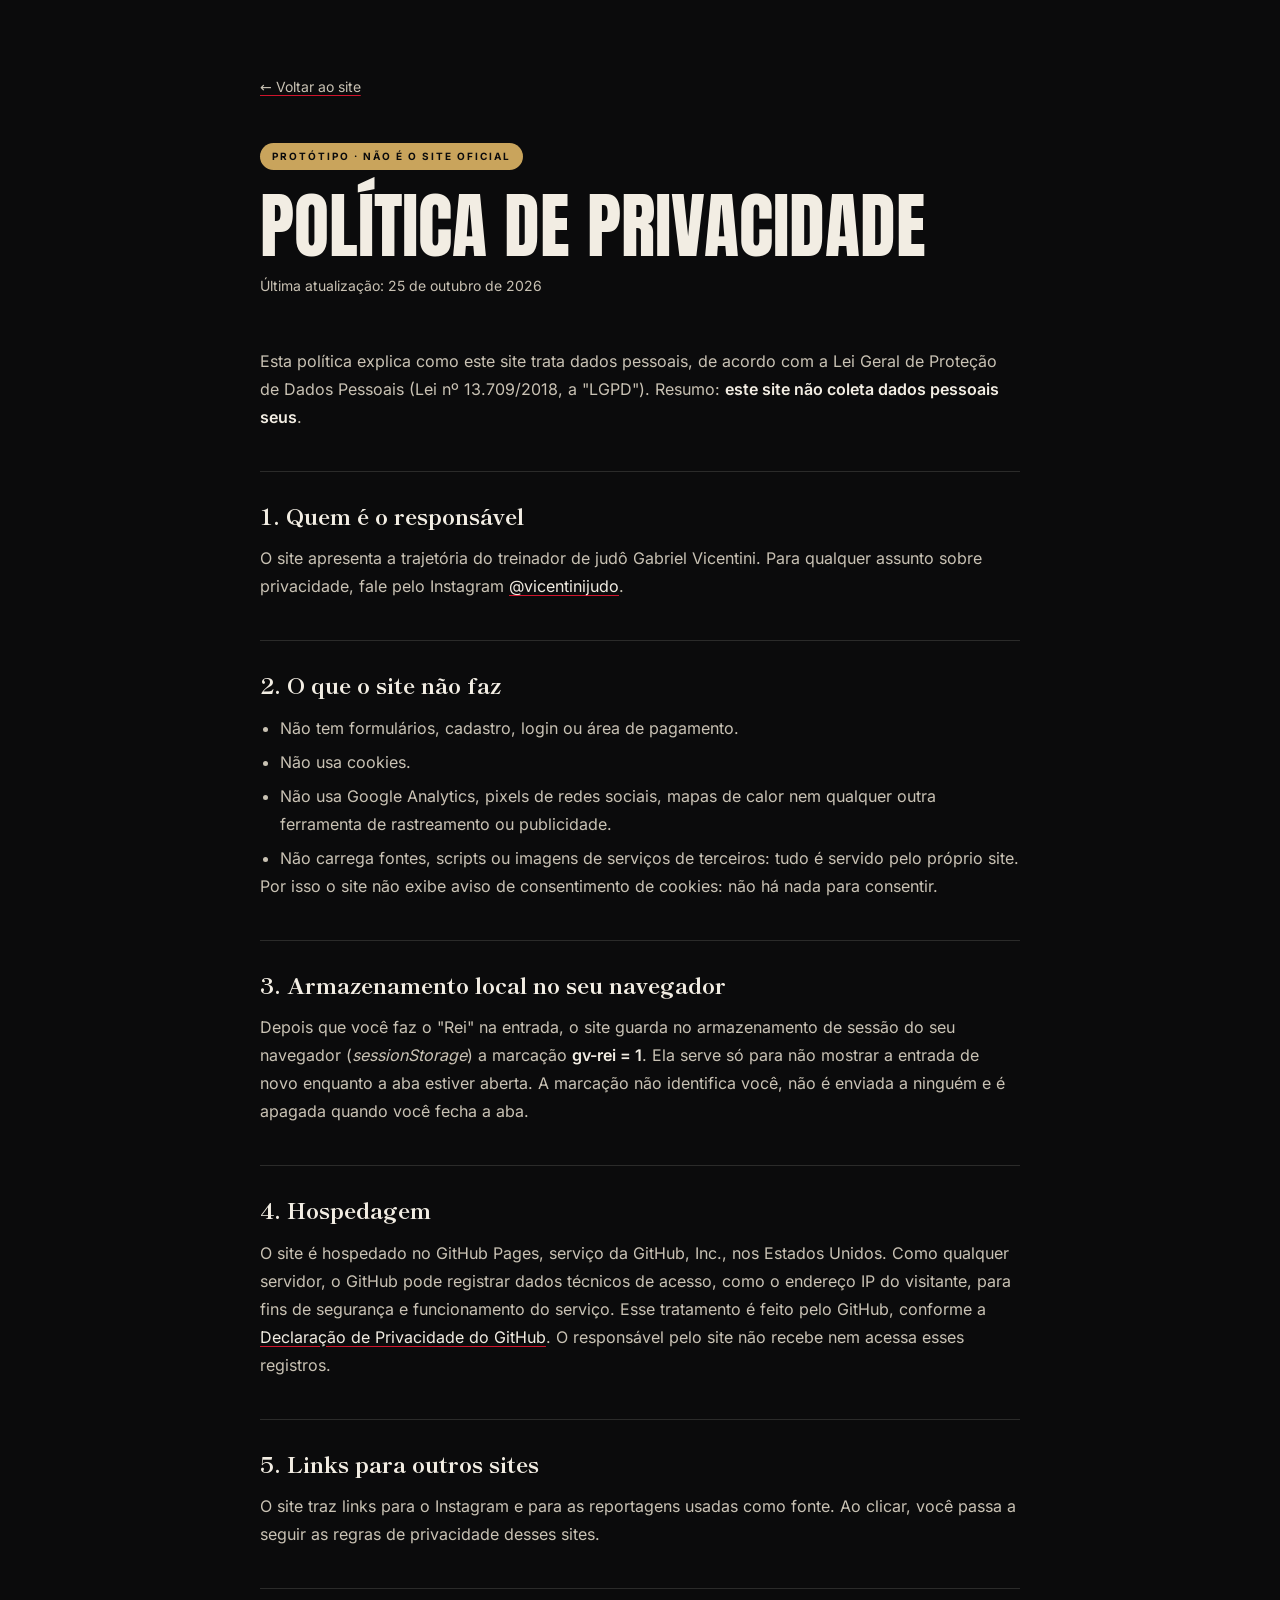
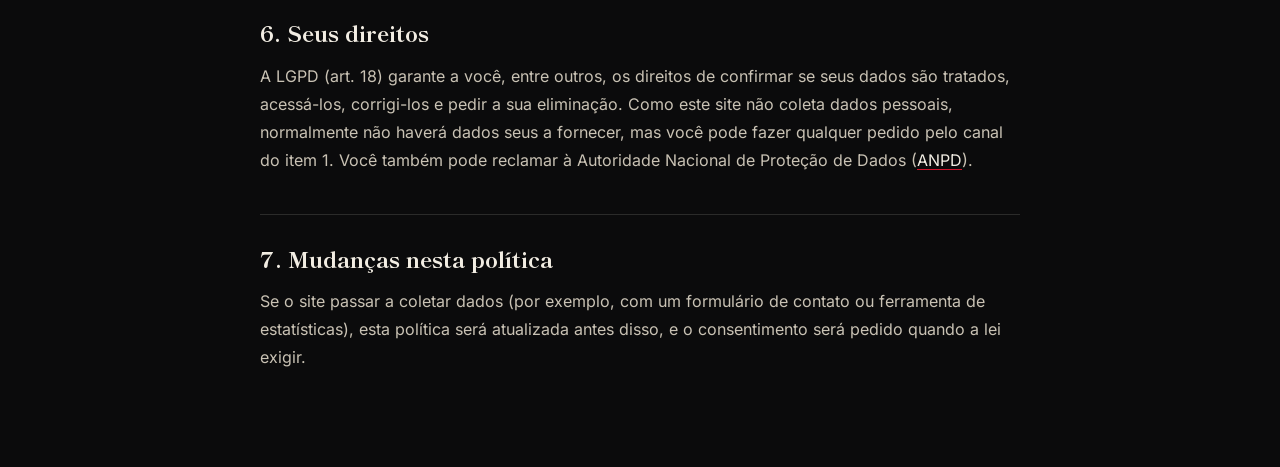
<file: privacidade.html>
<!doctype html>
<html lang="pt-BR">
<head>
<meta charset="utf-8">
<meta name="viewport" content="width=device-width, initial-scale=1">
<meta name="robots" content="noindex, nofollow">
<title>Política de Privacidade · Gabriel Vicentini</title>
<link rel="stylesheet" href="fonts/fonts.css">
<link rel="stylesheet" href="legal.css">
</head>
<body>
<main>
  <a class="back" href="index.html">← Voltar ao site</a><br>
  <span class="proto">Protótipo · não é o site oficial</span>
  <h1>Política de Privacidade</h1>
  <p class="updated">Última atualização: 25 de outubro de 2026</p>

  <p>Esta política explica como este site trata dados pessoais, de acordo com a Lei Geral de Proteção de Dados Pessoais (Lei nº 13.709/2018, a "LGPD"). Resumo: <strong>este site não coleta dados pessoais seus</strong>.</p>

  <h2>1. Quem é o responsável</h2>
  <p>O site apresenta a trajetória do treinador de judô Gabriel Vicentini. Para qualquer assunto sobre privacidade, fale pelo Instagram <a href="https://www.instagram.com/vicentinijudo/" rel="noopener">@vicentinijudo</a>.</p>

  <h2>2. O que o site não faz</h2>
  <ul>
    <li>Não tem formulários, cadastro, login ou área de pagamento.</li>
    <li>Não usa cookies.</li>
    <li>Não usa Google Analytics, pixels de redes sociais, mapas de calor nem qualquer outra ferramenta de rastreamento ou publicidade.</li>
    <li>Não carrega fontes, scripts ou imagens de serviços de terceiros: tudo é servido pelo próprio site.</li>
  </ul>
  <p>Por isso o site não exibe aviso de consentimento de cookies: não há nada para consentir.</p>

  <h2>3. Armazenamento local no seu navegador</h2>
  <p>Depois que você faz o "Rei" na entrada, o site guarda no armazenamento de sessão do seu navegador (<em>sessionStorage</em>) a marcação <strong>gv-rei = 1</strong>. Ela serve só para não mostrar a entrada de novo enquanto a aba estiver aberta. A marcação não identifica você, não é enviada a ninguém e é apagada quando você fecha a aba.</p>

  <h2>4. Hospedagem</h2>
  <p>O site é hospedado no GitHub Pages, serviço da GitHub, Inc., nos Estados Unidos. Como qualquer servidor, o GitHub pode registrar dados técnicos de acesso, como o endereço IP do visitante, para fins de segurança e funcionamento do serviço. Esse tratamento é feito pelo GitHub, conforme a <a href="https://docs.github.com/pt/site-policy/privacy-policies/github-general-privacy-statement" rel="noopener">Declaração de Privacidade do GitHub</a>. O responsável pelo site não recebe nem acessa esses registros.</p>

  <h2>5. Links para outros sites</h2>
  <p>O site traz links para o Instagram e para as reportagens usadas como fonte. Ao clicar, você passa a seguir as regras de privacidade desses sites.</p>

  <h2>6. Seus direitos</h2>
  <p>A LGPD (art. 18) garante a você, entre outros, os direitos de confirmar se seus dados são tratados, acessá-los, corrigi-los e pedir a sua eliminação. Como este site não coleta dados pessoais, normalmente não haverá dados seus a fornecer, mas você pode fazer qualquer pedido pelo canal do item 1. Você também pode reclamar à Autoridade Nacional de Proteção de Dados (<a href="https://www.gov.br/anpd" rel="noopener">ANPD</a>).</p>

  <h2>7. Mudanças nesta política</h2>
  <p>Se o site passar a coletar dados (por exemplo, com um formulário de contato ou ferramenta de estatísticas), esta política será atualizada antes disso, e o consentimento será pedido quando a lei exigir.</p>
</main>
</body>
</html>
</file>
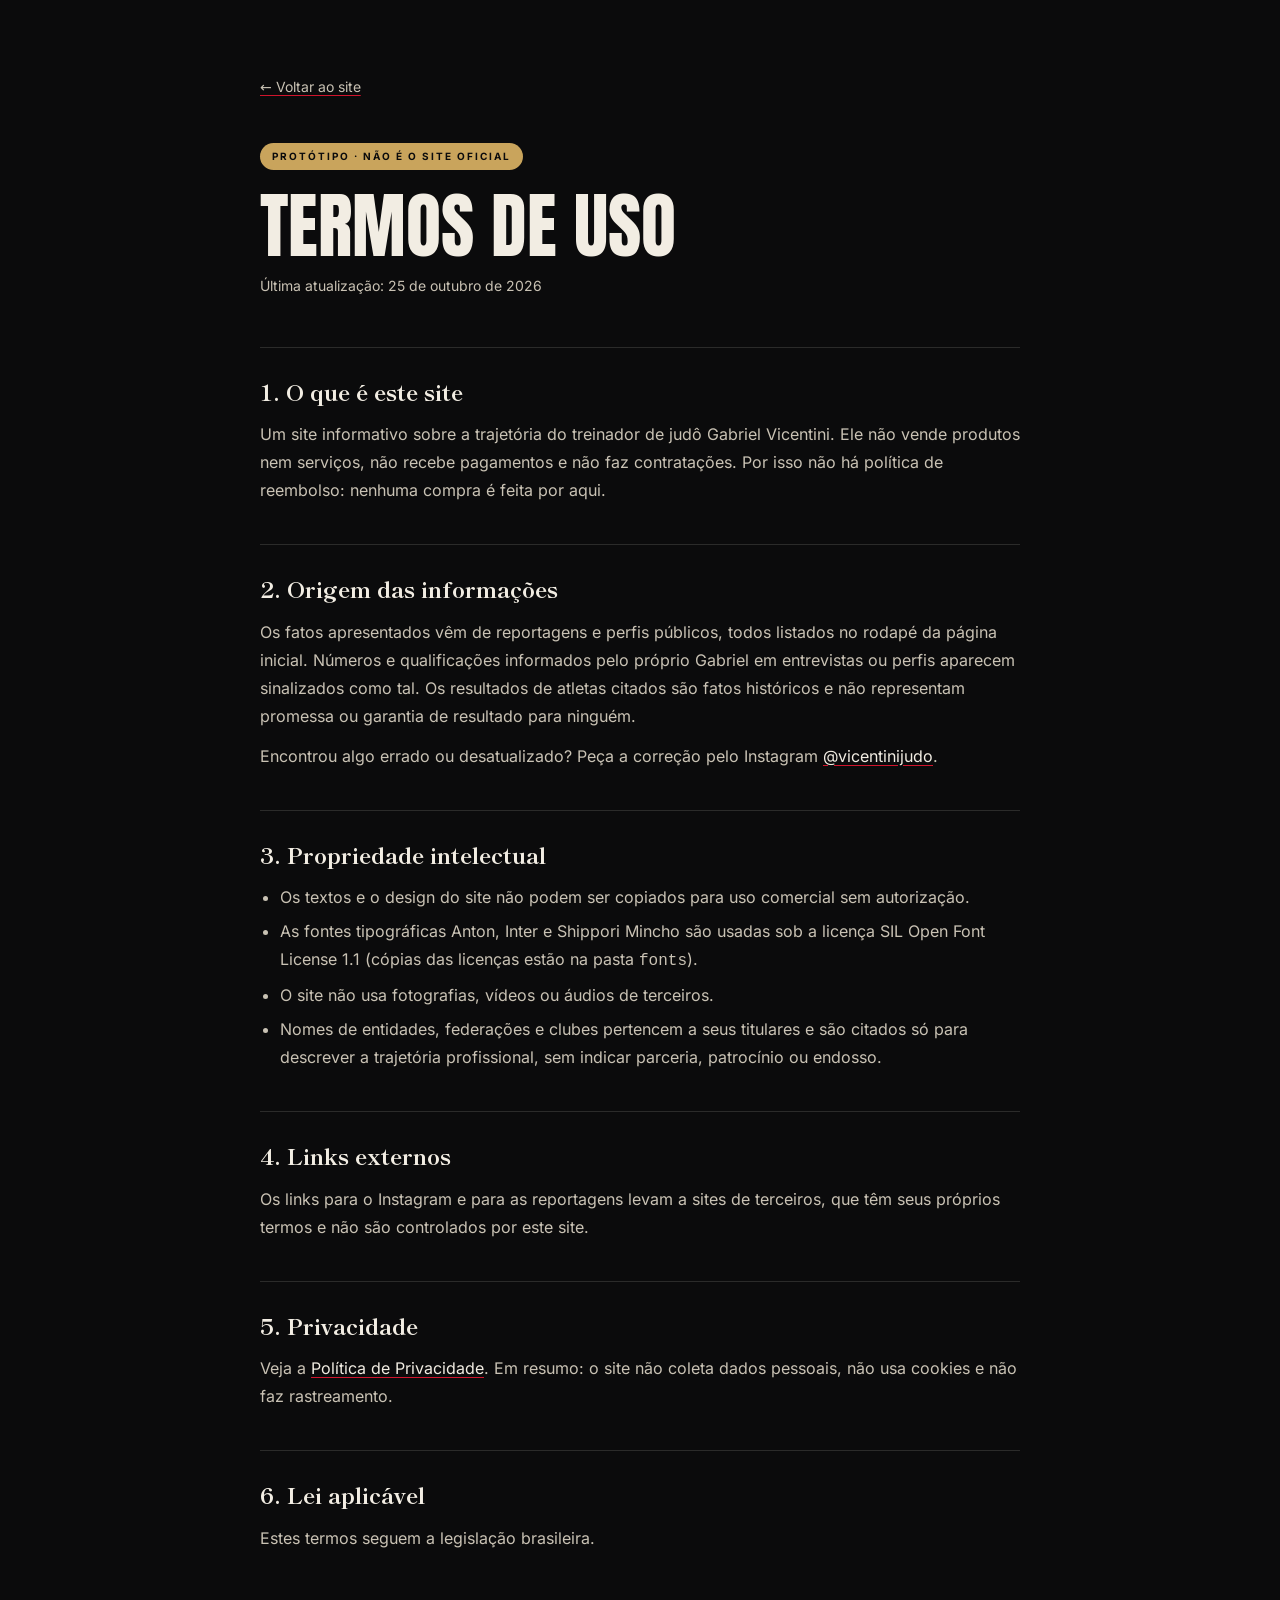
<file: termos.html>
<!doctype html>
<html lang="pt-BR">
<head>
<meta charset="utf-8">
<meta name="viewport" content="width=device-width, initial-scale=1">
<meta name="robots" content="noindex, nofollow">
<title>Termos de Uso · Gabriel Vicentini</title>
<link rel="stylesheet" href="fonts/fonts.css">
<link rel="stylesheet" href="legal.css">
</head>
<body>
<main>
  <a class="back" href="index.html">← Voltar ao site</a><br>
  <span class="proto">Protótipo · não é o site oficial</span>
  <h1>Termos de Uso</h1>
  <p class="updated">Última atualização: 25 de outubro de 2026</p>

  <h2>1. O que é este site</h2>
  <p>Um site informativo sobre a trajetória do treinador de judô Gabriel Vicentini. Ele não vende produtos nem serviços, não recebe pagamentos e não faz contratações. Por isso não há política de reembolso: nenhuma compra é feita por aqui.</p>

  <h2>2. Origem das informações</h2>
  <p>Os fatos apresentados vêm de reportagens e perfis públicos, todos listados no rodapé da página inicial. Números e qualificações informados pelo próprio Gabriel em entrevistas ou perfis aparecem sinalizados como tal. Os resultados de atletas citados são fatos históricos e não representam promessa ou garantia de resultado para ninguém.</p>
  <p>Encontrou algo errado ou desatualizado? Peça a correção pelo Instagram <a href="https://www.instagram.com/vicentinijudo/" rel="noopener">@vicentinijudo</a>.</p>

  <h2>3. Propriedade intelectual</h2>
  <ul>
    <li>Os textos e o design do site não podem ser copiados para uso comercial sem autorização.</li>
    <li>As fontes tipográficas Anton, Inter e Shippori Mincho são usadas sob a licença SIL Open Font License 1.1 (cópias das licenças estão na pasta <code>fonts</code>).</li>
    <li>O site não usa fotografias, vídeos ou áudios de terceiros.</li>
    <li>Nomes de entidades, federações e clubes pertencem a seus titulares e são citados só para descrever a trajetória profissional, sem indicar parceria, patrocínio ou endosso.</li>
  </ul>

  <h2>4. Links externos</h2>
  <p>Os links para o Instagram e para as reportagens levam a sites de terceiros, que têm seus próprios termos e não são controlados por este site.</p>

  <h2>5. Privacidade</h2>
  <p>Veja a <a href="privacidade.html">Política de Privacidade</a>. Em resumo: o site não coleta dados pessoais, não usa cookies e não faz rastreamento.</p>

  <h2>6. Lei aplicável</h2>
  <p>Estes termos seguem a legislação brasileira.</p>
</main>
</body>
</html>
</file>
<file: fonts/fonts.css>
/* Fontes hospedadas no próprio site (SIL Open Font License 1.1, ver LICENSE-*.txt). Nenhuma requisição ao Google. */
@font-face{font-family:"Anton";font-style:normal;font-display:swap;font-weight:400;src:url(anton-latin-400-normal.woff2) format("woff2");unicode-range:U+0000-00FF,U+0131,U+0152-0153,U+02BB-02BC,U+02C6,U+02DA,U+02DC,U+0304,U+0308,U+0329,U+2000-206F,U+20AC,U+2122,U+2191,U+2193,U+2212,U+2215,U+FEFF,U+FFFD}
@font-face{font-family:"Inter";font-style:normal;font-display:swap;font-weight:100 900;src:url(inter-latin-wght-normal.woff2) format("woff2-variations");unicode-range:U+0000-00FF,U+0131,U+0152-0153,U+02BB-02BC,U+02C6,U+02DA,U+02DC,U+0304,U+0308,U+0329,U+2000-206F,U+20AC,U+2122,U+2191,U+2193,U+2212,U+2215,U+FEFF,U+FFFD}
@font-face{font-family:"Shippori Mincho";font-style:normal;font-display:swap;font-weight:500;src:url(shippori-mincho-22-500-normal.woff2) format("woff2");unicode-range:U+7f77-7f79,U+7f7d-7f80,U+7f82-7f83,U+7f86-7f88,U+7f8b-7f8d,U+7f8f-7f91,U+7f94,U+7f96-7f97,U+7f9a,U+7f9c-7f9d,U+7fa1-7fa3,U+7fa6,U+7faa,U+7fad-7faf,U+7fb2,U+7fb4,U+7fb6,U+7fb8-7fb9,U+7fbc,U+7fbf-7fc0,U+7fc3,U+7fc5-7fc6,U+7fc8,U+7fca,U+7fce-7fcf,U+7fd5,U+7fdb,U+7fdf,U+7fe1,U+7fe3,U+7fe5-7fe6,U+7fe8-7fe9,U+7feb-7fec,U+7fee-7ff0,U+7ff2-7ff3,U+7ff9-7ffa,U+7ffd-7fff,U+8002,U+8004,U+8006-8008,U+800a-800f,U+8011-8014,U+8016,U+8018-8019,U+801c-8021,U+8024,U+8026,U+8028,U+802c,U+802e,U+8030,U+8034-8035,U+8037,U+8039-8040,U+8043-8044,U+8046,U+804a,U+8052,U+8058,U+805a,U+805f-8060,U+8062,U+8064,U+8066,U+8068,U+806d,U+806f-8073,U+8075-8076,U+8079,U+807b,U+807d-8081,U+8084-8088,U+808b,U+808e,U+8093,U+8099-809a,U+809c,U+809e,U+80a4,U+80a6-80a7,U+80ab-80ad,U+80b1,U+80b8-80b9,U+80c4-80c5,U+80c8,U+80ca,U+80cd,U+80cf,U+80d2,U+80d4-80db,U+80dd,U+80e0,U+80e4-80e6,U+80ed-80f3,U+80f5-80f7,U+80f9-80fc,U+80fe,U+8101,U+8103,U+8109,U+810b,U+810d,U+8116-8118,U+811b-811c,U+811e,U+8120,U+8123-8124,U+8127,U+8129,U+812b-812c,U+812f-8130,U+8135,U+8139-813a,U+813c-813e,U+8141,U+8145-8147}
@font-face{font-family:"Shippori Mincho";font-style:normal;font-display:swap;font-weight:500;src:url(shippori-mincho-50-500-normal.woff2) format("woff2");unicode-range:U+4093,U+4103,U+4105,U+4148,U+414f,U+4163,U+41b4,U+41bf,U+41e6,U+41ee,U+41f3,U+4207,U+420e,U+4264,U+4293,U+42c6,U+42d6,U+42dd,U+4302,U+432b,U+4343,U+43ee,U+43f0,U+4408,U+440c,U+4417,U+441c,U+4422,U+4453,U+445b,U+4476,U+447a,U+4491,U+44b3,U+44be,U+44d4,U+4508,U+450d,U+4525,U+4543,U+457a,U+459d,U+45b8,U+45be,U+45e5,U+45ea,U+460f-4610,U+4641,U+4665,U+46a1,U+46ae-46af,U+470c,U+471f,U+4764,U+47e6,U+47fd,U+4816,U+481e,U+4844,U+484e,U+48b5,U+49b0,U+49e7,U+49fa,U+4a04,U+4a29,U+4abc,U+4b38,U+4b3b,U+4b7e,U+4bc2,U+4bca,U+4bd2,U+4be8,U+4c17,U+4c20,U+4c38,U+4cc4,U+4cd1,U+4ce1,U+4d07,U+4d77,U+4e02,U+4e04-4e05,U+4e0c,U+4e0f-4e12,U+4e15,U+4e17,U+4e19,U+4e1e-4e1f,U+4e23-4e24,U+4e28-4e2c,U+4e2e-4e31,U+4e35-4e37,U+4e3f-4e42,U+4e44,U+4e47-4e48,U+4e4d-4e4e,U+4e51,U+4e55-4e56,U+4e58,U+4e5a-4e5c,U+4e62-4e63,U+4e68-4e69,U+4e74-4e75,U+4e79,U+4e7f,U+4e82,U+4e85,U+4e8a,U+4e8d-4e8e,U+4e96-4e99,U+4e9d-4ea0,U+4ea2,U+4ea5-4ea6,U+4ea8,U+4eaf-4eb0,U+4eb3,U+4eb6,U+4eb9,U+4ebb-4ebc,U+4ec2-4ec4,U+4ec6-4ec8,U+4ecd,U+4ed0,U+4ed7,U+4eda-4edb,U+4edd-4ee2,U+4ee8,U+4eeb,U+4eed,U+4eef,U+4ef1,U+4ef3,U+4ef5,U+4ef7,U+4efc-4f00,U+4f02-4f03,U+4f08-4f09,U+4f0b-4f0d,U+4f12,U+4f15-4f17,U+4f19,U+4f1c,U+4f2b,U+4f2e,U+4f30-4f31,U+4f33,U+4f35-4f37,U+4f39,U+4f3b,U+4f3e,U+4f40,U+4f42-4f43,U+4f48-4f49,U+4f4b-4f4c,U+4f52,U+4f54,U+4f56}
@font-face{font-family:"Shippori Mincho";font-style:normal;font-display:swap;font-weight:500;src:url(shippori-mincho-67-500-normal.woff2) format("woff2");unicode-range:U+2466,U+2600,U+4eab,U+4fe3,U+4ff5,U+51a5,U+51f0,U+536f,U+53d4,U+53f1,U+54a5,U+559d,U+55e3,U+58fa,U+5962,U+59ea,U+5c16,U+5cef,U+5d16,U+5f10,U+5fd6,U+6190,U+6216,U+634f,U+63bb,U+66d6,U+6756,U+6bc5,U+6e26,U+727d,U+731f,U+76f2,U+7729,U+7a7f,U+7aff,U+7c9f,U+818f,U+8236,U+82b9,U+8338,U+85aa,U+88b4,U+8b33,U+904d,U+93a7,U+96cc,U+96eb,U+9aed,U+9b8e,U+fa11}
@font-face{font-family:"Shippori Mincho";font-style:normal;font-display:swap;font-weight:500;src:url(shippori-mincho-74-500-normal.woff2) format("woff2");unicode-range:U+2002,U+2025,U+4f8d,U+51e1,U+51f8,U+5507,U+5598,U+58f1,U+5983,U+59ac,U+5c3c,U+5de7,U+5e7d,U+5eca,U+5f61,U+606d,U+60f9,U+636e,U+64ec,U+67da,U+67ff,U+6813,U+68f2,U+693f,U+6b6a,U+6bbb,U+6ef4,U+7092,U+717d,U+7261,U+73c8,U+7432,U+7483,U+76fe,U+7709,U+78d0,U+81a3,U+81b3,U+82af,U+8305,U+8309,U+8870,U+88fe,U+8cd1,U+8d66,U+906e,U+971e,U+9812,U+ff79,U+ff90}
@font-face{font-family:"Shippori Mincho";font-style:normal;font-display:swap;font-weight:500;src:url(shippori-mincho-94-500-normal.woff2) format("woff2");unicode-range:U+2015,U+2190,U+4e43,U+5019,U+5247,U+52e7,U+5438,U+54b2,U+55ab,U+57f7,U+5bd2,U+5e8a,U+5ef6,U+6016,U+60b2,U+6162,U+6319,U+6551,U+6607,U+66b4,U+675f,U+67d4,U+6b20,U+6b53,U+6ce3,U+719f,U+75b2,U+770b,U+7720,U+77ac,U+79d2,U+7af9,U+7d05,U+7dca,U+8056,U+80f8,U+81f3,U+8352,U+885d,U+8a70,U+8aa4,U+8cbc,U+900f,U+9084,U+91e3,U+9451,U+96c4,U+99c6,U+9ad4,U+ff70}
@font-face{font-family:"Shippori Mincho";font-style:normal;font-display:swap;font-weight:500;src:url(shippori-mincho-98-500-normal.woff2) format("woff2");unicode-range:U+25cb,U+4e71,U+4f59,U+50d5,U+520a,U+5217,U+5230,U+523a-523b,U+541b,U+5439,U+5747,U+59c9,U+5bdf,U+5c31,U+5de8,U+5e7c,U+5f69,U+6050,U+60d1,U+63cf,U+663c,U+67c4,U+6885,U+6c38,U+6d6e,U+6db2,U+6df7,U+6e2c,U+6f5f,U+7532,U+76e3-76e4,U+7701,U+793c,U+79f0,U+7a93,U+7d00,U+7de0,U+7e54,U+8328,U+8840,U+969c,U+96e8,U+9811,U+9aea,U+9b5a,U+ff24,U+ff2e,U+ff57}
@font-face{font-family:"Shippori Mincho";font-style:normal;font-display:swap;font-weight:500;src:url(shippori-mincho-100-500-normal.woff2) format("woff2");unicode-range:U+4e08,U+4f9d,U+5012,U+514d,U+51b7,U+5275,U+53ca,U+53f8,U+5584,U+57fc,U+5b9d,U+5bfa,U+5c3e,U+5f01,U+5fb4,U+5fd7,U+606f,U+62e1,U+6563,U+6674,U+6cb3,U+6d3e,U+6d74,U+6e1b,U+6e2f,U+718a,U+7247,U+79d8,U+7d14,U+7d66,U+7d71,U+7df4,U+7e41,U+80cc,U+8155,U+83d3,U+8a95,U+8ab2,U+8ad6,U+8ca1,U+9000,U+9006,U+9678,U+97d3,U+9808,U+98ef,U+9a5a,U+9b45,U+ff23,U+ff30}
@font-face{font-family:"Shippori Mincho";font-style:normal;font-display:swap;font-weight:500;src:url(shippori-mincho-102-500-normal.woff2) format("woff2");unicode-range:U+3d,U+5e,U+25cf,U+4e0e,U+4e5d,U+4e73,U+4e94,U+4f3c,U+5009,U+5145,U+51ac,U+5238,U+524a,U+53f3,U+547c,U+5802,U+5922,U+5a66,U+5c0e,U+5de6,U+5fd8,U+5feb,U+6797,U+685c,U+6b7b,U+6c5f-6c60,U+6cc9,U+6ce2,U+6d17,U+6e21,U+7167,U+7642,U+76db,U+8001,U+821e,U+8857,U+89d2,U+8b1b,U+8b70,U+8cb4,U+8cde,U+8f03,U+8f2a,U+968e,U+9b54,U+9e7f,U+9ebb,U+ff05,U+ff33}
@font-face{font-family:"Shippori Mincho";font-style:normal;font-display:swap;font-weight:500;src:url(shippori-mincho-103-500-normal.woff2) format("woff2");unicode-range:U+500d,U+5074,U+50cd,U+5175,U+52e2,U+5352,U+5354,U+53f2,U+5409,U+56fa,U+5a18,U+5b88,U+5bdd,U+5ca9,U+5f92,U+5fa9,U+60a9,U+623f,U+6483,U+653f,U+666f,U+66ae,U+66f2,U+6a21,U+6b66,U+6bcd,U+6d5c,U+796d,U+7a4d,U+7aef,U+7b56,U+7b97,U+7c4d,U+7e04,U+7fa9,U+8377,U+83dc,U+83ef,U+8535,U+8863,U+88cf,U+88dc,U+8907,U+8acb,U+90ce,U+91dd,U+ff0b,U+ff0d,U+ff19,U+ff65}
@font-face{font-family:"Shippori Mincho";font-style:normal;font-display:swap;font-weight:500;src:url(shippori-mincho-106-500-normal.woff2) format("woff2");unicode-range:U+30f6,U+50ac,U+5178,U+51e6,U+5224,U+52dd,U+5883,U+5897,U+590f,U+5a5a,U+5bb3,U+5c65,U+5e03,U+5e2b,U+5e30,U+5eb7,U+6271,U+63f4,U+64ae,U+6574,U+672b,U+679a,U+6a29-6a2a,U+6ca2,U+6cc1,U+6d0b,U+713c,U+74b0,U+7981,U+7a0b,U+7bc0,U+7d1a,U+7d61,U+7fd2,U+822c,U+8996,U+89aa,U+8cac,U+8cbb,U+8d77,U+8def,U+9020,U+9152,U+9244,U+9662,U+967a,U+96e3,U+9759,U+ff16}
@font-face{font-family:"Shippori Mincho";font-style:normal;font-display:swap;font-weight:500;src:url(shippori-mincho-110-500-normal.woff2) format("woff2");unicode-range:U+40,U+4e86,U+4e95,U+4f01,U+4f1d,U+4fbf,U+5099,U+5171,U+5177,U+53cb,U+53ce,U+53f0,U+5668,U+5712,U+5ba4,U+5ca1,U+5f85,U+60f3,U+653e,U+65ad,U+65e9,U+6620,U+6750,U+6761,U+6b62,U+6b74,U+6e08,U+6e80,U+7248,U+7531,U+7533,U+753a,U+77f3,U+798f,U+7f6e,U+8449,U+88fd,U+89b3,U+8a55,U+8ac7,U+8b77,U+8db3,U+8efd,U+8fd4,U+9031-9032,U+9580,U+9589,U+96d1,U+985e}
@font-face{font-family:"Shippori Mincho";font-style:normal;font-display:swap;font-weight:500;src:url(shippori-mincho-112-500-normal.woff2) format("woff2");unicode-range:U+4e16,U+4e3b,U+4ea4,U+4ee4,U+4f4d,U+4f4f,U+4f55,U+4f9b,U+5317,U+5358,U+53c2,U+53e4,U+548c,U+571f,U+59cb,U+5cf6,U+5e38,U+63a2,U+63b2,U+6559,U+662d,U+679c,U+6c7a,U+72b6,U+7523,U+767d,U+770c,U+7a2e,U+7a3f,U+7a7a,U+7b2c,U+7b49,U+7d20,U+7d42,U+8003,U+8272,U+8a08,U+8aac,U+8cb7,U+8eab,U+8ee2,U+9054-9055,U+90fd,U+914d,U+91cd,U+969b,U+97f3,U+984c,U+ff06}
@font-face{font-family:"Shippori Mincho";font-style:normal;font-display:swap;font-weight:500;src:url(shippori-mincho-114-500-normal.woff2) format("woff2");unicode-range:U+3e,U+3005,U+4e0d,U+4e88,U+4ecb,U+4ee3,U+4ef6,U+4fdd,U+4fe1,U+500b,U+50cf,U+5186,U+5316,U+53d7,U+540c,U+544a,U+54e1,U+5728,U+58f2,U+5973,U+5b89,U+5c71,U+5e02,U+5e97,U+5f15,U+5fc3,U+5fdc,U+601d,U+611b,U+611f,U+671f,U+6728,U+6765,U+683c,U+6b21,U+6ce8,U+6d3b,U+6d77,U+7530,U+7740,U+7acb,U+7d50,U+826f,U+8f09,U+8fbc,U+9001,U+9053,U+91ce,U+9762,U+98df}
@font-face{font-family:"Shippori Mincho";font-style:normal;font-display:swap;font-weight:500;src:url(shippori-mincho-115-500-normal.woff2) format("woff2");unicode-range:U+7c,U+3080,U+4ee5,U+5148,U+516c,U+521d,U+5225,U+529b,U+52a0,U+53ef,U+56de,U+56fd,U+5909,U+591a,U+5b66,U+5b9f,U+5bb6,U+5bfe,U+5e73,U+5e83,U+5ea6,U+5f53,U+6027,U+610f,U+6210,U+6240,U+660e,U+66f4,U+66f8,U+6709,U+6771,U+697d,U+69d8,U+6a5f,U+6c34,U+6cbb,U+73fe,U+756a,U+7684,U+771f,U+793a,U+7f8e,U+898f,U+8a2d,U+8a71,U+8fd1,U+9078,U+9577,U+96fb,U+ff5e}
@font-face{font-family:"Shippori Mincho";font-style:normal;font-display:swap;font-weight:500;src:url(shippori-mincho-116-500-normal.woff2) format("woff2");unicode-range:U+a9,U+3010-3011,U+30e2,U+4e0b,U+4eca,U+4ed6,U+4ed8,U+4f53,U+4f5c,U+4f7f,U+53d6,U+540d,U+54c1,U+5730,U+5916,U+5b50,U+5c0f,U+5f8c,U+624b,U+6570,U+6587,U+6599,U+691c,U+696d,U+6cd5,U+7269,U+7279,U+7406,U+767a-767b,U+77e5,U+7d04,U+7d22,U+8005,U+80fd,U+81ea,U+8868,U+8981,U+89a7,U+901a,U+9023,U+90e8,U+91d1,U+9332,U+958b,U+96c6,U+9ad8,U+ff1a,U+ff1f}
@font-face{font-family:"Shippori Mincho";font-style:normal;font-display:swap;font-weight:500;src:url(shippori-mincho-latin-500-normal.woff2) format("woff2");unicode-range:U+0000-00FF,U+0131,U+0152-0153,U+02BB-02BC,U+02C6,U+02DA,U+02DC,U+0304,U+0308,U+0329,U+2000-206F,U+2074,U+20AC,U+2122,U+2191,U+2193,U+2212,U+2215,U+FEFF,U+FFFD}
@font-face{font-family:"Shippori Mincho";font-style:normal;font-display:swap;font-weight:800;src:url(shippori-mincho-22-800-normal.woff2) format("woff2");unicode-range:U+7f77-7f79,U+7f7d-7f80,U+7f82-7f83,U+7f86-7f88,U+7f8b-7f8d,U+7f8f-7f91,U+7f94,U+7f96-7f97,U+7f9a,U+7f9c-7f9d,U+7fa1-7fa3,U+7fa6,U+7faa,U+7fad-7faf,U+7fb2,U+7fb4,U+7fb6,U+7fb8-7fb9,U+7fbc,U+7fbf-7fc0,U+7fc3,U+7fc5-7fc6,U+7fc8,U+7fca,U+7fce-7fcf,U+7fd5,U+7fdb,U+7fdf,U+7fe1,U+7fe3,U+7fe5-7fe6,U+7fe8-7fe9,U+7feb-7fec,U+7fee-7ff0,U+7ff2-7ff3,U+7ff9-7ffa,U+7ffd-7fff,U+8002,U+8004,U+8006-8008,U+800a-800f,U+8011-8014,U+8016,U+8018-8019,U+801c-8021,U+8024,U+8026,U+8028,U+802c,U+802e,U+8030,U+8034-8035,U+8037,U+8039-8040,U+8043-8044,U+8046,U+804a,U+8052,U+8058,U+805a,U+805f-8060,U+8062,U+8064,U+8066,U+8068,U+806d,U+806f-8073,U+8075-8076,U+8079,U+807b,U+807d-8081,U+8084-8088,U+808b,U+808e,U+8093,U+8099-809a,U+809c,U+809e,U+80a4,U+80a6-80a7,U+80ab-80ad,U+80b1,U+80b8-80b9,U+80c4-80c5,U+80c8,U+80ca,U+80cd,U+80cf,U+80d2,U+80d4-80db,U+80dd,U+80e0,U+80e4-80e6,U+80ed-80f3,U+80f5-80f7,U+80f9-80fc,U+80fe,U+8101,U+8103,U+8109,U+810b,U+810d,U+8116-8118,U+811b-811c,U+811e,U+8120,U+8123-8124,U+8127,U+8129,U+812b-812c,U+812f-8130,U+8135,U+8139-813a,U+813c-813e,U+8141,U+8145-8147}
@font-face{font-family:"Shippori Mincho";font-style:normal;font-display:swap;font-weight:800;src:url(shippori-mincho-50-800-normal.woff2) format("woff2");unicode-range:U+4093,U+4103,U+4105,U+4148,U+414f,U+4163,U+41b4,U+41bf,U+41e6,U+41ee,U+41f3,U+4207,U+420e,U+4264,U+4293,U+42c6,U+42d6,U+42dd,U+4302,U+432b,U+4343,U+43ee,U+43f0,U+4408,U+440c,U+4417,U+441c,U+4422,U+4453,U+445b,U+4476,U+447a,U+4491,U+44b3,U+44be,U+44d4,U+4508,U+450d,U+4525,U+4543,U+457a,U+459d,U+45b8,U+45be,U+45e5,U+45ea,U+460f-4610,U+4641,U+4665,U+46a1,U+46ae-46af,U+470c,U+471f,U+4764,U+47e6,U+47fd,U+4816,U+481e,U+4844,U+484e,U+48b5,U+49b0,U+49e7,U+49fa,U+4a04,U+4a29,U+4abc,U+4b38,U+4b3b,U+4b7e,U+4bc2,U+4bca,U+4bd2,U+4be8,U+4c17,U+4c20,U+4c38,U+4cc4,U+4cd1,U+4ce1,U+4d07,U+4d77,U+4e02,U+4e04-4e05,U+4e0c,U+4e0f-4e12,U+4e15,U+4e17,U+4e19,U+4e1e-4e1f,U+4e23-4e24,U+4e28-4e2c,U+4e2e-4e31,U+4e35-4e37,U+4e3f-4e42,U+4e44,U+4e47-4e48,U+4e4d-4e4e,U+4e51,U+4e55-4e56,U+4e58,U+4e5a-4e5c,U+4e62-4e63,U+4e68-4e69,U+4e74-4e75,U+4e79,U+4e7f,U+4e82,U+4e85,U+4e8a,U+4e8d-4e8e,U+4e96-4e99,U+4e9d-4ea0,U+4ea2,U+4ea5-4ea6,U+4ea8,U+4eaf-4eb0,U+4eb3,U+4eb6,U+4eb9,U+4ebb-4ebc,U+4ec2-4ec4,U+4ec6-4ec8,U+4ecd,U+4ed0,U+4ed7,U+4eda-4edb,U+4edd-4ee2,U+4ee8,U+4eeb,U+4eed,U+4eef,U+4ef1,U+4ef3,U+4ef5,U+4ef7,U+4efc-4f00,U+4f02-4f03,U+4f08-4f09,U+4f0b-4f0d,U+4f12,U+4f15-4f17,U+4f19,U+4f1c,U+4f2b,U+4f2e,U+4f30-4f31,U+4f33,U+4f35-4f37,U+4f39,U+4f3b,U+4f3e,U+4f40,U+4f42-4f43,U+4f48-4f49,U+4f4b-4f4c,U+4f52,U+4f54,U+4f56}
@font-face{font-family:"Shippori Mincho";font-style:normal;font-display:swap;font-weight:800;src:url(shippori-mincho-67-800-normal.woff2) format("woff2");unicode-range:U+2466,U+2600,U+4eab,U+4fe3,U+4ff5,U+51a5,U+51f0,U+536f,U+53d4,U+53f1,U+54a5,U+559d,U+55e3,U+58fa,U+5962,U+59ea,U+5c16,U+5cef,U+5d16,U+5f10,U+5fd6,U+6190,U+6216,U+634f,U+63bb,U+66d6,U+6756,U+6bc5,U+6e26,U+727d,U+731f,U+76f2,U+7729,U+7a7f,U+7aff,U+7c9f,U+818f,U+8236,U+82b9,U+8338,U+85aa,U+88b4,U+8b33,U+904d,U+93a7,U+96cc,U+96eb,U+9aed,U+9b8e,U+fa11}
@font-face{font-family:"Shippori Mincho";font-style:normal;font-display:swap;font-weight:800;src:url(shippori-mincho-74-800-normal.woff2) format("woff2");unicode-range:U+2002,U+2025,U+4f8d,U+51e1,U+51f8,U+5507,U+5598,U+58f1,U+5983,U+59ac,U+5c3c,U+5de7,U+5e7d,U+5eca,U+5f61,U+606d,U+60f9,U+636e,U+64ec,U+67da,U+67ff,U+6813,U+68f2,U+693f,U+6b6a,U+6bbb,U+6ef4,U+7092,U+717d,U+7261,U+73c8,U+7432,U+7483,U+76fe,U+7709,U+78d0,U+81a3,U+81b3,U+82af,U+8305,U+8309,U+8870,U+88fe,U+8cd1,U+8d66,U+906e,U+971e,U+9812,U+ff79,U+ff90}
@font-face{font-family:"Shippori Mincho";font-style:normal;font-display:swap;font-weight:800;src:url(shippori-mincho-94-800-normal.woff2) format("woff2");unicode-range:U+2015,U+2190,U+4e43,U+5019,U+5247,U+52e7,U+5438,U+54b2,U+55ab,U+57f7,U+5bd2,U+5e8a,U+5ef6,U+6016,U+60b2,U+6162,U+6319,U+6551,U+6607,U+66b4,U+675f,U+67d4,U+6b20,U+6b53,U+6ce3,U+719f,U+75b2,U+770b,U+7720,U+77ac,U+79d2,U+7af9,U+7d05,U+7dca,U+8056,U+80f8,U+81f3,U+8352,U+885d,U+8a70,U+8aa4,U+8cbc,U+900f,U+9084,U+91e3,U+9451,U+96c4,U+99c6,U+9ad4,U+ff70}
@font-face{font-family:"Shippori Mincho";font-style:normal;font-display:swap;font-weight:800;src:url(shippori-mincho-98-800-normal.woff2) format("woff2");unicode-range:U+25cb,U+4e71,U+4f59,U+50d5,U+520a,U+5217,U+5230,U+523a-523b,U+541b,U+5439,U+5747,U+59c9,U+5bdf,U+5c31,U+5de8,U+5e7c,U+5f69,U+6050,U+60d1,U+63cf,U+663c,U+67c4,U+6885,U+6c38,U+6d6e,U+6db2,U+6df7,U+6e2c,U+6f5f,U+7532,U+76e3-76e4,U+7701,U+793c,U+79f0,U+7a93,U+7d00,U+7de0,U+7e54,U+8328,U+8840,U+969c,U+96e8,U+9811,U+9aea,U+9b5a,U+ff24,U+ff2e,U+ff57}
@font-face{font-family:"Shippori Mincho";font-style:normal;font-display:swap;font-weight:800;src:url(shippori-mincho-100-800-normal.woff2) format("woff2");unicode-range:U+4e08,U+4f9d,U+5012,U+514d,U+51b7,U+5275,U+53ca,U+53f8,U+5584,U+57fc,U+5b9d,U+5bfa,U+5c3e,U+5f01,U+5fb4,U+5fd7,U+606f,U+62e1,U+6563,U+6674,U+6cb3,U+6d3e,U+6d74,U+6e1b,U+6e2f,U+718a,U+7247,U+79d8,U+7d14,U+7d66,U+7d71,U+7df4,U+7e41,U+80cc,U+8155,U+83d3,U+8a95,U+8ab2,U+8ad6,U+8ca1,U+9000,U+9006,U+9678,U+97d3,U+9808,U+98ef,U+9a5a,U+9b45,U+ff23,U+ff30}
@font-face{font-family:"Shippori Mincho";font-style:normal;font-display:swap;font-weight:800;src:url(shippori-mincho-102-800-normal.woff2) format("woff2");unicode-range:U+3d,U+5e,U+25cf,U+4e0e,U+4e5d,U+4e73,U+4e94,U+4f3c,U+5009,U+5145,U+51ac,U+5238,U+524a,U+53f3,U+547c,U+5802,U+5922,U+5a66,U+5c0e,U+5de6,U+5fd8,U+5feb,U+6797,U+685c,U+6b7b,U+6c5f-6c60,U+6cc9,U+6ce2,U+6d17,U+6e21,U+7167,U+7642,U+76db,U+8001,U+821e,U+8857,U+89d2,U+8b1b,U+8b70,U+8cb4,U+8cde,U+8f03,U+8f2a,U+968e,U+9b54,U+9e7f,U+9ebb,U+ff05,U+ff33}
@font-face{font-family:"Shippori Mincho";font-style:normal;font-display:swap;font-weight:800;src:url(shippori-mincho-103-800-normal.woff2) format("woff2");unicode-range:U+500d,U+5074,U+50cd,U+5175,U+52e2,U+5352,U+5354,U+53f2,U+5409,U+56fa,U+5a18,U+5b88,U+5bdd,U+5ca9,U+5f92,U+5fa9,U+60a9,U+623f,U+6483,U+653f,U+666f,U+66ae,U+66f2,U+6a21,U+6b66,U+6bcd,U+6d5c,U+796d,U+7a4d,U+7aef,U+7b56,U+7b97,U+7c4d,U+7e04,U+7fa9,U+8377,U+83dc,U+83ef,U+8535,U+8863,U+88cf,U+88dc,U+8907,U+8acb,U+90ce,U+91dd,U+ff0b,U+ff0d,U+ff19,U+ff65}
@font-face{font-family:"Shippori Mincho";font-style:normal;font-display:swap;font-weight:800;src:url(shippori-mincho-106-800-normal.woff2) format("woff2");unicode-range:U+30f6,U+50ac,U+5178,U+51e6,U+5224,U+52dd,U+5883,U+5897,U+590f,U+5a5a,U+5bb3,U+5c65,U+5e03,U+5e2b,U+5e30,U+5eb7,U+6271,U+63f4,U+64ae,U+6574,U+672b,U+679a,U+6a29-6a2a,U+6ca2,U+6cc1,U+6d0b,U+713c,U+74b0,U+7981,U+7a0b,U+7bc0,U+7d1a,U+7d61,U+7fd2,U+822c,U+8996,U+89aa,U+8cac,U+8cbb,U+8d77,U+8def,U+9020,U+9152,U+9244,U+9662,U+967a,U+96e3,U+9759,U+ff16}
@font-face{font-family:"Shippori Mincho";font-style:normal;font-display:swap;font-weight:800;src:url(shippori-mincho-110-800-normal.woff2) format("woff2");unicode-range:U+40,U+4e86,U+4e95,U+4f01,U+4f1d,U+4fbf,U+5099,U+5171,U+5177,U+53cb,U+53ce,U+53f0,U+5668,U+5712,U+5ba4,U+5ca1,U+5f85,U+60f3,U+653e,U+65ad,U+65e9,U+6620,U+6750,U+6761,U+6b62,U+6b74,U+6e08,U+6e80,U+7248,U+7531,U+7533,U+753a,U+77f3,U+798f,U+7f6e,U+8449,U+88fd,U+89b3,U+8a55,U+8ac7,U+8b77,U+8db3,U+8efd,U+8fd4,U+9031-9032,U+9580,U+9589,U+96d1,U+985e}
@font-face{font-family:"Shippori Mincho";font-style:normal;font-display:swap;font-weight:800;src:url(shippori-mincho-112-800-normal.woff2) format("woff2");unicode-range:U+4e16,U+4e3b,U+4ea4,U+4ee4,U+4f4d,U+4f4f,U+4f55,U+4f9b,U+5317,U+5358,U+53c2,U+53e4,U+548c,U+571f,U+59cb,U+5cf6,U+5e38,U+63a2,U+63b2,U+6559,U+662d,U+679c,U+6c7a,U+72b6,U+7523,U+767d,U+770c,U+7a2e,U+7a3f,U+7a7a,U+7b2c,U+7b49,U+7d20,U+7d42,U+8003,U+8272,U+8a08,U+8aac,U+8cb7,U+8eab,U+8ee2,U+9054-9055,U+90fd,U+914d,U+91cd,U+969b,U+97f3,U+984c,U+ff06}
@font-face{font-family:"Shippori Mincho";font-style:normal;font-display:swap;font-weight:800;src:url(shippori-mincho-114-800-normal.woff2) format("woff2");unicode-range:U+3e,U+3005,U+4e0d,U+4e88,U+4ecb,U+4ee3,U+4ef6,U+4fdd,U+4fe1,U+500b,U+50cf,U+5186,U+5316,U+53d7,U+540c,U+544a,U+54e1,U+5728,U+58f2,U+5973,U+5b89,U+5c71,U+5e02,U+5e97,U+5f15,U+5fc3,U+5fdc,U+601d,U+611b,U+611f,U+671f,U+6728,U+6765,U+683c,U+6b21,U+6ce8,U+6d3b,U+6d77,U+7530,U+7740,U+7acb,U+7d50,U+826f,U+8f09,U+8fbc,U+9001,U+9053,U+91ce,U+9762,U+98df}
@font-face{font-family:"Shippori Mincho";font-style:normal;font-display:swap;font-weight:800;src:url(shippori-mincho-115-800-normal.woff2) format("woff2");unicode-range:U+7c,U+3080,U+4ee5,U+5148,U+516c,U+521d,U+5225,U+529b,U+52a0,U+53ef,U+56de,U+56fd,U+5909,U+591a,U+5b66,U+5b9f,U+5bb6,U+5bfe,U+5e73,U+5e83,U+5ea6,U+5f53,U+6027,U+610f,U+6210,U+6240,U+660e,U+66f4,U+66f8,U+6709,U+6771,U+697d,U+69d8,U+6a5f,U+6c34,U+6cbb,U+73fe,U+756a,U+7684,U+771f,U+793a,U+7f8e,U+898f,U+8a2d,U+8a71,U+8fd1,U+9078,U+9577,U+96fb,U+ff5e}
@font-face{font-family:"Shippori Mincho";font-style:normal;font-display:swap;font-weight:800;src:url(shippori-mincho-116-800-normal.woff2) format("woff2");unicode-range:U+a9,U+3010-3011,U+30e2,U+4e0b,U+4eca,U+4ed6,U+4ed8,U+4f53,U+4f5c,U+4f7f,U+53d6,U+540d,U+54c1,U+5730,U+5916,U+5b50,U+5c0f,U+5f8c,U+624b,U+6570,U+6587,U+6599,U+691c,U+696d,U+6cd5,U+7269,U+7279,U+7406,U+767a-767b,U+77e5,U+7d04,U+7d22,U+8005,U+80fd,U+81ea,U+8868,U+8981,U+89a7,U+901a,U+9023,U+90e8,U+91d1,U+9332,U+958b,U+96c6,U+9ad8,U+ff1a,U+ff1f}
@font-face{font-family:"Shippori Mincho";font-style:normal;font-display:swap;font-weight:800;src:url(shippori-mincho-latin-800-normal.woff2) format("woff2");unicode-range:U+0000-00FF,U+0131,U+0152-0153,U+02BB-02BC,U+02C6,U+02DA,U+02DC,U+0304,U+0308,U+0329,U+2000-206F,U+2074,U+20AC,U+2122,U+2191,U+2193,U+2212,U+2215,U+FEFF,U+FFFD}
</file>
<file: legal.css>
/* Estilo das páginas legais (privacidade e termos) */
:root{--ink:#0b0b0c;--paper:#f2ede3;--paper-dim:#c9c2b4;--red:#d0142c;--line:rgba(242,237,227,.14)}
*{box-sizing:border-box;margin:0;padding:0}
body{background:var(--ink);color:var(--paper);font-family:Inter,system-ui,sans-serif;line-height:1.75;padding:0 16px}
main{max-width:760px;margin:0 auto;padding:72px 0 96px}
a{color:var(--paper);text-decoration-color:var(--red);text-underline-offset:3px}
:focus-visible{outline:3px solid #ff5a6e;outline-offset:3px;border-radius:4px}
.back{display:inline-block;margin-bottom:40px;font-size:14px;color:var(--paper-dim)}
.proto{display:inline-block;font-size:10px;letter-spacing:.2em;text-transform:uppercase;background:#c9a45c;color:var(--ink);padding:5px 12px;border-radius:99px;font-weight:700;margin-bottom:20px}
h1{font-family:Anton,Impact,sans-serif;font-weight:400;font-size:clamp(40px,8vw,72px);line-height:1;text-transform:uppercase;margin-bottom:12px}
.updated{color:var(--paper-dim);font-size:14px;margin-bottom:48px}
h2{font-family:"Shippori Mincho",serif;font-weight:800;font-size:22px;margin:40px 0 10px;padding-top:24px;border-top:1px solid var(--line)}
p,li{color:var(--paper-dim);font-size:16px}
p+p{margin-top:12px}
ul{padding-left:20px;margin-top:8px}
li+li{margin-top:6px}
strong{color:var(--paper);font-weight:600}
</file>
